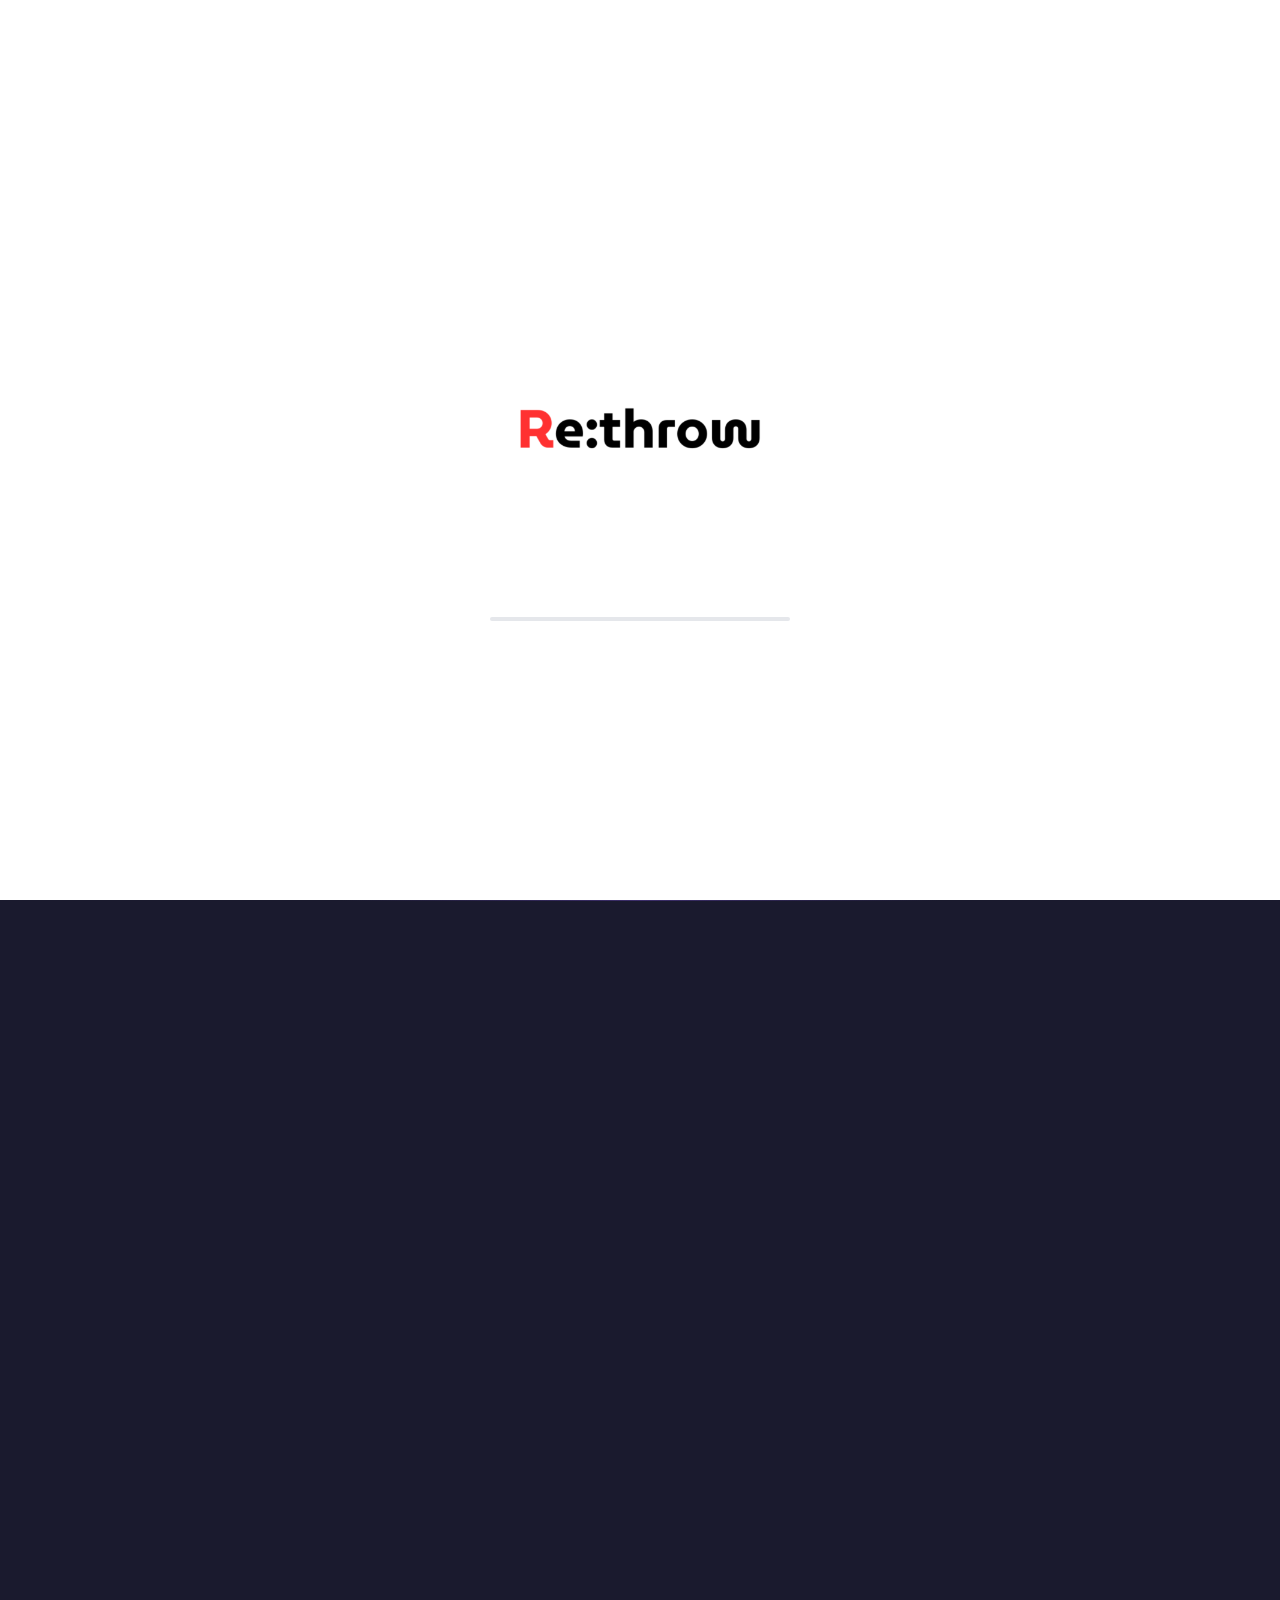
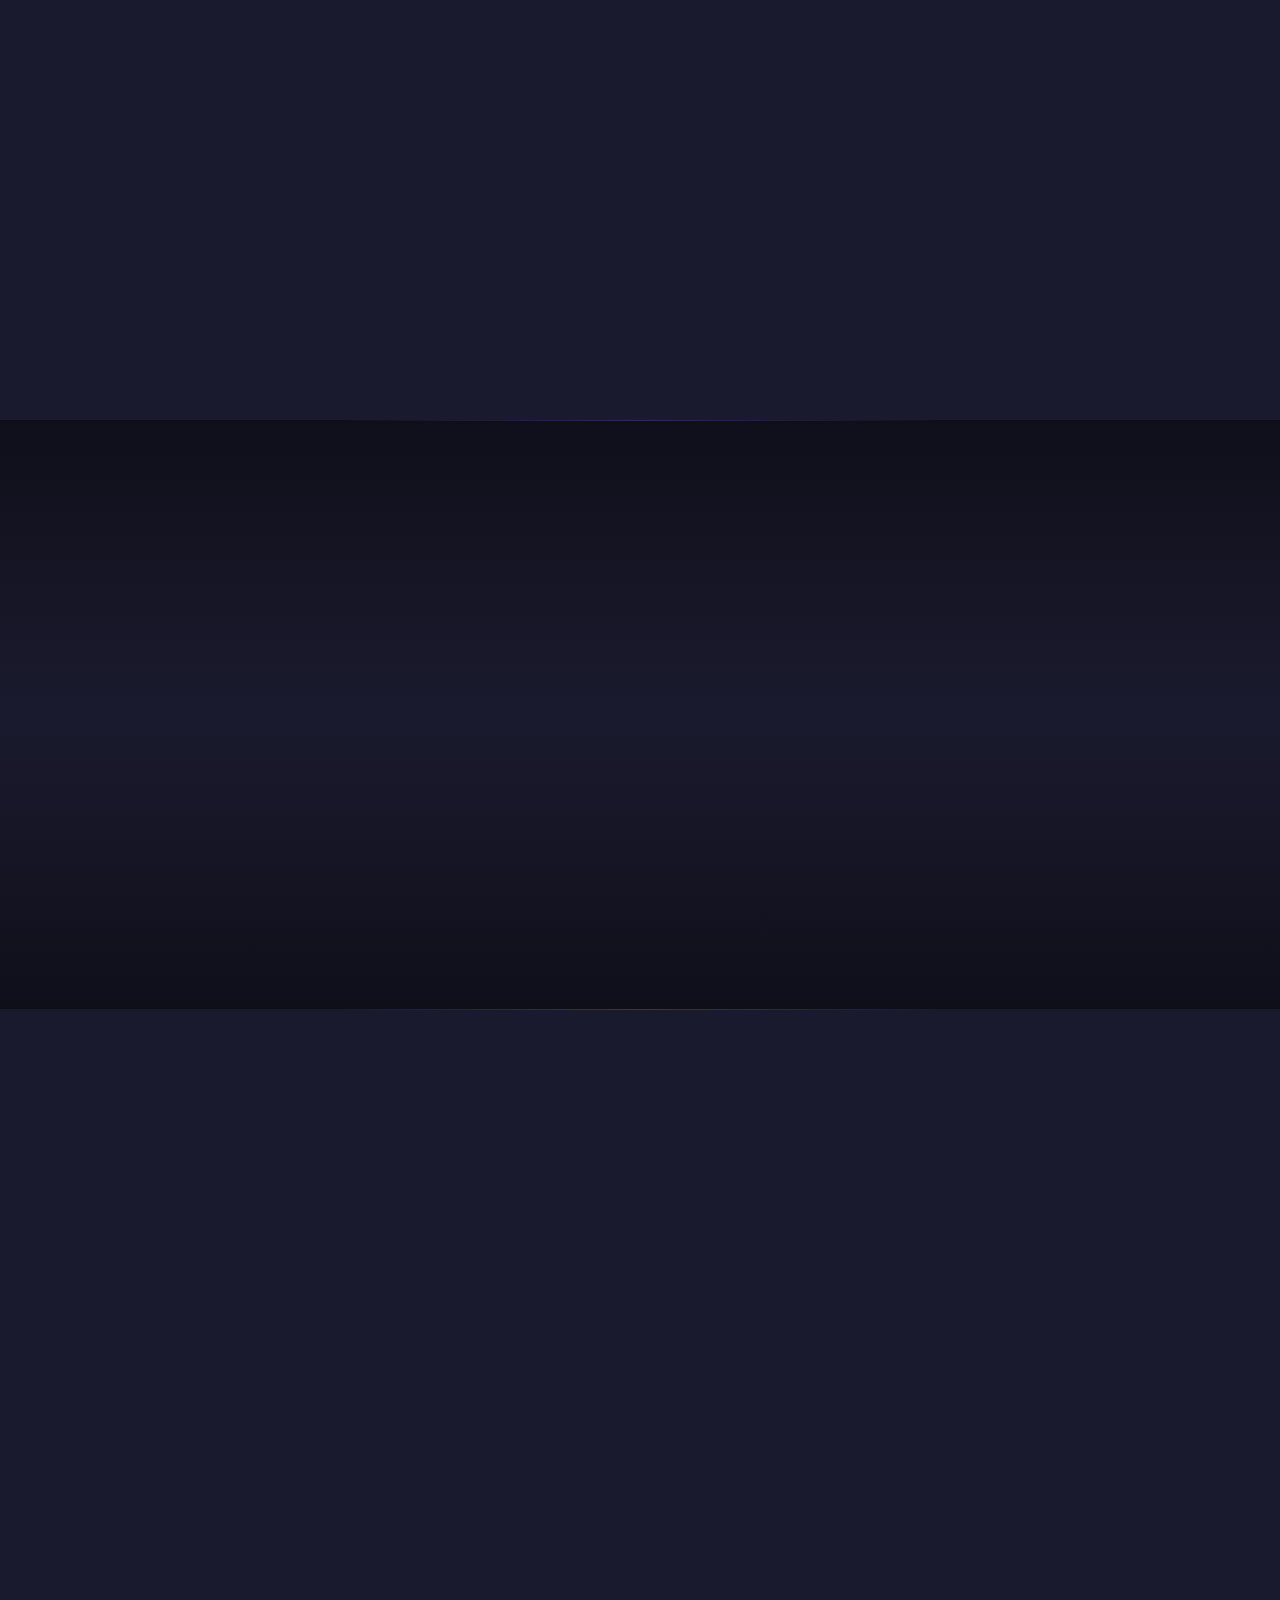
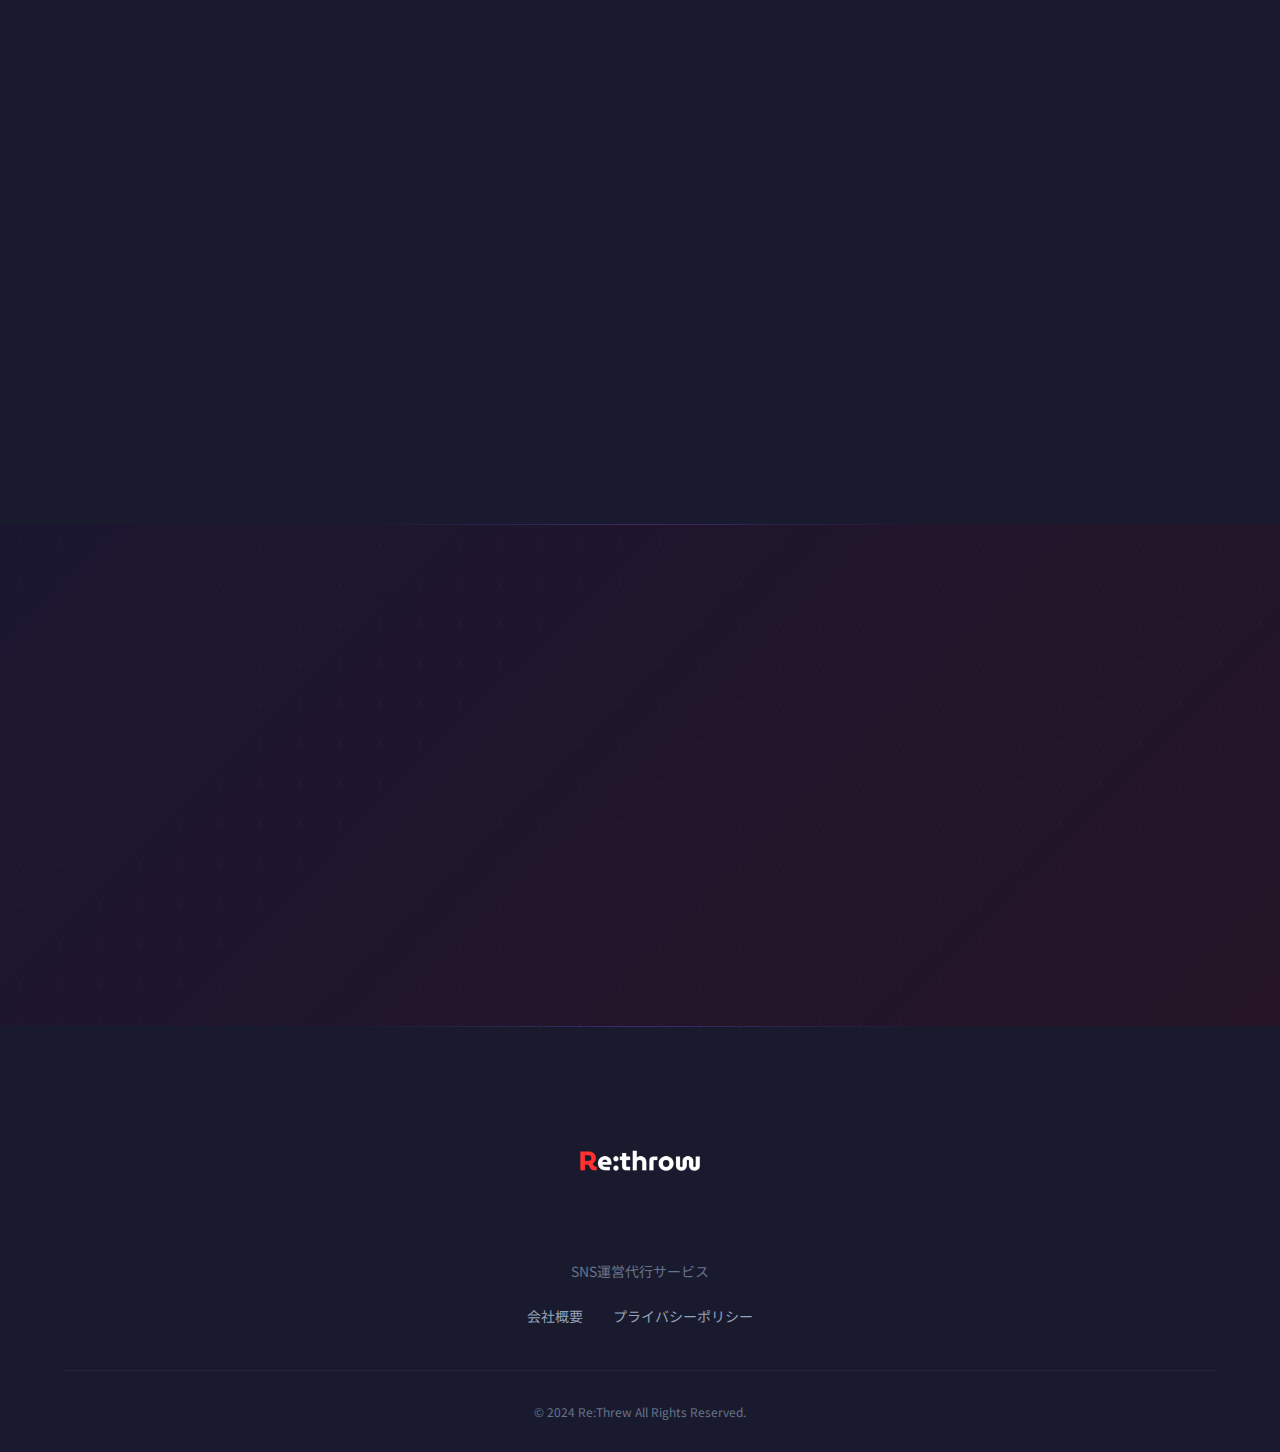
<file: index.html>
<!DOCTYPE html>
<html lang="ja">
<head>
    <meta charset="UTF-8">
    <meta name="viewport" content="width=device-width, initial-scale=1.0">
    <title>Re:Threw リスルー | SNS運営代行サービス</title>
    <meta name="description" content="Re:Threwは店舗のSNS運営を完全サポート。スケジュール更新、投稿代行、画像作成まで全てお任せください。">
    <link rel="preconnect" href="https://fonts.googleapis.com">
    <link rel="preconnect" href="https://fonts.gstatic.com" crossorigin>
    <link href="https://fonts.googleapis.com/css2?family=Noto+Sans+JP:wght@300;400;500;700;900&family=Outfit:wght@300;400;500;600;700;800&display=swap" rel="stylesheet">
    <link rel="stylesheet" href="css/style.css">
    <link rel="stylesheet" href="css/subpage.css">
</head>
<body>
    <!-- ローディング画面 -->
    <div class="loader">
        <div class="loader-content">
            <div class="loader-logo">
                <img src="image/ReThrew_3.png" alt="Re:Threw" class="loader-logo-img">
            </div>
            <div class="loader-bar">
                <div class="loader-progress"></div>
            </div>
        </div>
    </div>

    <!-- ヘッダー -->
    <header class="header">
        <div class="header-inner">
            <a href="#" class="logo">
                <img src="image/ReThrew_2.png" alt="Re:Threw" class="logo-img">
            </a>
            <nav class="nav">
                <ul class="nav-list">
                    <li><a href="#service">SERVICE</a></li>
                    <li><a href="#features">FEATURES</a></li>
                    <li><a href="#price">PRICE</a></li>
                    <li><a href="company.html">COMPANY</a></li>
                    <li><a href="#contact" class="nav-cta">お問い合わせ</a></li>
                </ul>
            </nav>
            <button class="hamburger" aria-label="メニュー">
                <span></span>
                <span></span>
                <span></span>
            </button>
        </div>
    </header>

    <!-- モバイルメニュー -->
    <div class="mobile-menu">
        <nav class="mobile-nav">
            <ul class="mobile-nav-list">
                <li><a href="#service">SERVICE</a></li>
                <li><a href="#features">FEATURES</a></li>
                <li><a href="#price">PRICE</a></li>
                <li><a href="company.html">COMPANY</a></li>
                <li><a href="#contact">CONTACT</a></li>
            </ul>
        </nav>
    </div>

    <!-- ヒーローセクション -->
    <section class="hero">
        <div class="hero-bg">
            <div class="hero-image">
                <img src="image/ReThrew.png" alt="Re:Threw">
            </div>
        </div>
    </section>

    <!-- サービス概要 -->
    <section class="service" id="service">
        <div class="container">
            <div class="section-header" data-aos="fade-up">
                <span class="section-label">SERVICE</span>
                <h2 class="section-title">
                    SNS運営に関わる<br>
                    <span class="gradient-text">全ての業務</span>を代行
                </h2>
            </div>
            <div class="service-content">
                <div class="service-visual" data-aos="fade-right">
                    <div class="service-phone">
                        <div class="phone-screen">
                            <div class="phone-ui">
                                <div class="phone-header">
                                    <div class="phone-avatar"></div>
                                    <div class="phone-name">@your_account</div>
                                </div>
                                <div class="phone-post">
                                    <div class="phone-image"></div>
                                    <div class="phone-actions">
                                        <div class="phone-action-icon"></div>
                                        <div class="phone-action-icon"></div>
                                        <div class="phone-action-icon"></div>
                                    </div>
                                    <div class="phone-likes">♥ 1,234 いいね</div>
                                    <div class="phone-caption"></div>
                                </div>
                            </div>
                        </div>
                        <div class="phone-glow"></div>
                    </div>
                    <div class="service-stats">
                        <div class="stat-card" data-aos="zoom-in" data-aos-delay="200">
                            <div class="stat-number" data-count="100">0</div>
                            <div class="stat-unit">%</div>
                            <div class="stat-label">業務代行</div>
                        </div>
                        <div class="stat-card" data-aos="zoom-in" data-aos-delay="300">
                            <div class="stat-number" data-count="365">0</div>
                            <div class="stat-unit">日</div>
                            <div class="stat-label">年中対応</div>
                        </div>
                    </div>
                </div>
                <div class="service-list" data-aos="fade-left">
                    <div class="service-item">
                        <div class="service-item-icon">
                            <svg viewBox="0 0 24 24" fill="none" xmlns="http://www.w3.org/2000/svg">
                                <path d="M22 10V15C22 20 20 22 15 22H9C4 22 2 20 2 15V9C2 4 4 2 9 2H14" stroke="currentColor" stroke-width="1.5" stroke-linecap="round" stroke-linejoin="round"/>
                                <path d="M22 10H18C15 10 14 9 14 6V2L22 10Z" stroke="currentColor" stroke-width="1.5" stroke-linecap="round" stroke-linejoin="round"/>
                            </svg>
                        </div>
                        <div class="service-item-content">
                            <h3>アカウント運用全般</h3>
                            <p>SNSアカウントに関わる全ての事案を代行。面倒な作業から解放されます。</p>
                        </div>
                    </div>
                    <div class="service-item">
                        <div class="service-item-icon">
                            <svg viewBox="0 0 24 24" fill="none" xmlns="http://www.w3.org/2000/svg">
                                <path d="M8 2V5M16 2V5M3.5 9.09H20.5M21 8.5V17C21 20 19.5 22 16 22H8C4.5 22 3 20 3 17V8.5C3 5.5 4.5 3.5 8 3.5H16C19.5 3.5 21 5.5 21 8.5Z" stroke="currentColor" stroke-width="1.5" stroke-linecap="round" stroke-linejoin="round"/>
                            </svg>
                        </div>
                        <div class="service-item-content">
                            <h3>スケジュール更新</h3>
                            <p>出勤情報やシフトをリアルタイムで更新。お客様への情報発信を逃しません。</p>
                        </div>
                    </div>
                    <div class="service-item">
                        <div class="service-item-icon">
                            <svg viewBox="0 0 24 24" fill="none" xmlns="http://www.w3.org/2000/svg">
                                <path d="M3.9889 14.6604L2.46891 13.1404C1.84891 12.5204 1.84891 11.5004 2.46891 10.8804L3.9889 9.36039C4.2489 9.10039 4.4589 8.59039 4.4589 8.23039V6.08039C4.4589 5.20039 5.1789 4.48039 6.0589 4.48039H8.2089C8.5689 4.48039 9.0789 4.27039 9.3389 4.01039L10.8589 2.49039C11.4789 1.87039 12.4989 1.87039 13.1189 2.49039L14.6389 4.01039C14.8989 4.27039 15.4089 4.48039 15.7689 4.48039H17.9189C18.7989 4.48039 19.5189 5.20039 19.5189 6.08039V8.23039C19.5189 8.59039 19.7289 9.10039 19.9889 9.36039L21.5089 10.8804C22.1289 11.5004 22.1289 12.5204 21.5089 13.1404L19.9889 14.6604C19.7289 14.9204 19.5189 15.4304 19.5189 15.7904V17.9404C19.5189 18.8204 18.7989 19.5404 17.9189 19.5404H15.7689C15.4089 19.5404 14.8989 19.7504 14.6389 20.0104L13.1189 21.5304C12.4989 22.1504 11.4789 22.1504 10.8589 21.5304L9.3389 20.0104C9.0789 19.7504 8.5689 19.5404 8.2089 19.5404H6.0589C5.1789 19.5404 4.4589 18.8204 4.4589 17.9404V15.7904C4.4589 15.4204 4.2489 14.9104 3.9889 14.6604Z" stroke="currentColor" stroke-width="1.5" stroke-linecap="round" stroke-linejoin="round"/>
                                <path d="M9 15L15 9M9.2 9.7C9.2 10.31 8.71 10.8 8.1 10.8C7.49 10.8 7 10.31 7 9.7C7 9.09 7.49 8.6 8.1 8.6C8.71 8.6 9.2 9.09 9.2 9.7ZM17 14.3C17 14.91 16.51 15.4 15.9 15.4C15.29 15.4 14.8 14.91 14.8 14.3C14.8 13.69 15.29 13.2 15.9 13.2C16.51 13.2 17 13.69 17 14.3Z" stroke="currentColor" stroke-width="1.5" stroke-linecap="round" stroke-linejoin="round"/>
                            </svg>
                        </div>
                        <div class="service-item-content">
                            <h3>キャンペーン情報更新</h3>
                            <p>イベントやキャンペーン情報を効果的に発信。集客力アップに貢献します。</p>
                        </div>
                    </div>
                    <div class="service-item">
                        <div class="service-item-icon">
                            <svg viewBox="0 0 24 24" fill="none" xmlns="http://www.w3.org/2000/svg">
                                <path d="M8.5 19H8C4 19 2 18 2 13V8C2 4 4 2 8 2H16C20 2 22 4 22 8V13C22 17 20 19 16 19H15.5C15.19 19 14.89 19.15 14.7 19.4L13.2 21.4C12.54 22.28 11.46 22.28 10.8 21.4L9.3 19.4C9.14 19.18 8.77 19 8.5 19Z" stroke="currentColor" stroke-width="1.5" stroke-linecap="round" stroke-linejoin="round"/>
                                <path d="M7 8H17M7 13H13" stroke="currentColor" stroke-width="1.5" stroke-linecap="round" stroke-linejoin="round"/>
                            </svg>
                        </div>
                        <div class="service-item-content">
                            <h3>日々の投稿</h3>
                            <p>毎日のコンテンツ投稿を代行。継続的な発信でフォロワーを増やします。</p>
                        </div>
                    </div>
                    <div class="service-item">
                        <div class="service-item-icon">
                            <svg viewBox="0 0 24 24" fill="none" xmlns="http://www.w3.org/2000/svg">
                                <path d="M9 22H15C20 22 22 20 22 15V9C22 4 20 2 15 2H9C4 2 2 4 2 9V15C2 20 4 22 9 22Z" stroke="currentColor" stroke-width="1.5" stroke-linecap="round" stroke-linejoin="round"/>
                                <path d="M9 10C10.1046 10 11 9.10457 11 8C11 6.89543 10.1046 6 9 6C7.89543 6 7 6.89543 7 8C7 9.10457 7.89543 10 9 10Z" stroke="currentColor" stroke-width="1.5" stroke-linecap="round" stroke-linejoin="round"/>
                                <path d="M2.67 18.95L7.6 15.64C8.39 15.11 9.53 15.17 10.24 15.78L10.57 16.07C11.35 16.74 12.61 16.74 13.39 16.07L17.55 12.5C18.33 11.83 19.59 11.83 20.37 12.5L22 13.9" stroke="currentColor" stroke-width="1.5" stroke-linecap="round" stroke-linejoin="round"/>
                            </svg>
                        </div>
                        <div class="service-item-content">
                            <h3>ヘッダー・サムネイル作成</h3>
                            <p>目を引くビジュアルを制作。プロクオリティの画像でブランド力を向上。</p>
                        </div>
                    </div>
                </div>
            </div>
        </div>
    </section>

    <!-- 特徴セクション -->
    <section class="features" id="features">
        <div class="features-bg">
            <div class="features-gradient"></div>
        </div>
        <div class="container">
            <div class="section-header" data-aos="fade-up">
                <span class="section-label">FEATURES</span>
                <h2 class="section-title">
                    選ばれる<span class="gradient-text">3つの理由</span>
                </h2>
            </div>
            <div class="features-grid">
                <div class="feature-card" data-aos="fade-up" data-aos-delay="100">
                    <div class="feature-number">01</div>
                    <div class="feature-icon">
                        <svg viewBox="0 0 24 24" fill="none" xmlns="http://www.w3.org/2000/svg">
                            <path d="M12 22C17.5228 22 22 17.5228 22 12C22 6.47715 17.5228 2 12 2C6.47715 2 2 6.47715 2 12C2 17.5228 6.47715 22 12 22Z" stroke="currentColor" stroke-width="1.5"/>
                            <path d="M12 8V12L14.5 14.5" stroke="currentColor" stroke-width="1.5" stroke-linecap="round" stroke-linejoin="round"/>
                        </svg>
                    </div>
                    <h3 class="feature-title">時間の節約</h3>
                    <p class="feature-desc">SNS運営にかかる時間を全て削減。本業に集中できる環境を提供します。</p>
                    <div class="feature-line"></div>
                </div>
                <div class="feature-card" data-aos="fade-up" data-aos-delay="200">
                    <div class="feature-number">02</div>
                    <div class="feature-icon">
                        <svg viewBox="0 0 24 24" fill="none" xmlns="http://www.w3.org/2000/svg">
                            <path d="M9.5 13.75C9.5 14.72 10.25 15.5 11.17 15.5H13.05C13.85 15.5 14.5 14.82 14.5 13.97C14.5 13.06 14.1 12.73 13.51 12.52L10.5 11.47C9.91 11.26 9.51 10.94 9.51 10.02C9.51 9.18 10.16 8.49 10.96 8.49H12.84C13.76 8.49 14.51 9.27 14.51 10.24" stroke="currentColor" stroke-width="1.5" stroke-linecap="round" stroke-linejoin="round"/>
                            <path d="M12 7.5V16.5" stroke="currentColor" stroke-width="1.5" stroke-linecap="round" stroke-linejoin="round"/>
                            <path d="M12 22C17.5228 22 22 17.5228 22 12C22 6.47715 17.5228 2 12 2C6.47715 2 2 6.47715 2 12C2 17.5228 6.47715 22 12 22Z" stroke="currentColor" stroke-width="1.5"/>
                        </svg>
                    </div>
                    <h3 class="feature-title">コストパフォーマンス</h3>
                    <p class="feature-desc">専任スタッフを雇うより圧倒的に低コスト。月額10万円〜で全て対応。</p>
                    <div class="feature-line"></div>
                </div>
                <div class="feature-card" data-aos="fade-up" data-aos-delay="300">
                    <div class="feature-number">03</div>
                    <div class="feature-icon">
                        <svg viewBox="0 0 24 24" fill="none" xmlns="http://www.w3.org/2000/svg">
                            <path d="M8.67 14H4C2.9 14 2 14.9 2 16V22H8.67V14Z" stroke="currentColor" stroke-width="1.5" stroke-miterlimit="10" stroke-linecap="round" stroke-linejoin="round"/>
                            <path d="M13.33 10H10.66C9.56 10 8.66 10.9 8.66 12V22H15.33V12C15.33 10.9 14.44 10 13.33 10Z" stroke="currentColor" stroke-width="1.5" stroke-miterlimit="10" stroke-linecap="round" stroke-linejoin="round"/>
                            <path d="M20 17H15.33V22H22V19C22 17.9 21.1 17 20 17Z" stroke="currentColor" stroke-width="1.5" stroke-miterlimit="10" stroke-linecap="round" stroke-linejoin="round"/>
                            <path d="M12.52 2.07L13.05 3.13C13.12 3.28 13.31 3.42 13.47 3.45L14.43 3.61C15.04 3.71 15.19 4.16 14.75 4.59L14 5.35C13.87 5.48 13.8 5.74 13.84 5.92L14.05 6.84C14.22 7.57 13.83 7.87 13.19 7.51L12.29 6.98C12.13 6.89 11.86 6.89 11.7 6.98L10.8 7.51C10.16 7.88 9.77 7.57 9.94 6.84L10.15 5.92C10.19 5.74 10.12 5.48 9.99 5.35L9.25 4.6C8.81 4.16 8.95 3.71 9.57 3.62L10.53 3.46C10.69 3.43 10.88 3.29 10.95 3.14L11.48 2.08C11.77 1.5 12.23 1.5 12.52 2.07Z" stroke="currentColor" stroke-width="1.5" stroke-linecap="round" stroke-linejoin="round"/>
                        </svg>
                    </div>
                    <h3 class="feature-title">専門知識</h3>
                    <p class="feature-desc">業界に精通したスタッフが対応。効果的な運営ノウハウを活かします。</p>
                    <div class="feature-line"></div>
                </div>
            </div>
        </div>
    </section>

    <!-- 料金セクション -->
    <section class="price" id="price">
        <div class="container">
            <div class="section-header" data-aos="fade-up">
                <span class="section-label">PRICE</span>
                <h2 class="section-title">
                    シンプルな<span class="gradient-text">料金プラン</span>
                </h2>
            </div>
            <div class="price-card" data-aos="zoom-in">
                <div class="price-glow"></div>
                <div class="price-header">
                    <span class="price-label">月額</span>
                    <div class="price-amount">
                        <span class="price-currency">¥</span>
                        <span class="price-number">100,000</span>
                        <span class="price-unit">〜</span>
                    </div>
                    <span class="price-tax">税別</span>
                </div>
                <div class="price-divider">
                    <span>含まれるサービス</span>
                </div>
                <ul class="price-features">
                    <li>
                        <svg viewBox="0 0 24 24" fill="none">
                            <path d="M9 12L11 14L15 10" stroke="currentColor" stroke-width="2" stroke-linecap="round" stroke-linejoin="round"/>
                            <circle cx="12" cy="12" r="10" stroke="currentColor" stroke-width="1.5"/>
                        </svg>
                        <span>アカウント運用全般の代行</span>
                    </li>
                    <li>
                        <svg viewBox="0 0 24 24" fill="none">
                            <path d="M9 12L11 14L15 10" stroke="currentColor" stroke-width="2" stroke-linecap="round" stroke-linejoin="round"/>
                            <circle cx="12" cy="12" r="10" stroke="currentColor" stroke-width="1.5"/>
                        </svg>
                        <span>スケジュール更新</span>
                    </li>
                    <li>
                        <svg viewBox="0 0 24 24" fill="none">
                            <path d="M9 12L11 14L15 10" stroke="currentColor" stroke-width="2" stroke-linecap="round" stroke-linejoin="round"/>
                            <circle cx="12" cy="12" r="10" stroke="currentColor" stroke-width="1.5"/>
                        </svg>
                        <span>キャンペーン情報更新</span>
                    </li>
                    <li>
                        <svg viewBox="0 0 24 24" fill="none">
                            <path d="M9 12L11 14L15 10" stroke="currentColor" stroke-width="2" stroke-linecap="round" stroke-linejoin="round"/>
                            <circle cx="12" cy="12" r="10" stroke="currentColor" stroke-width="1.5"/>
                        </svg>
                        <span>日々の投稿代行</span>
                    </li>
                    <li>
                        <svg viewBox="0 0 24 24" fill="none">
                            <path d="M9 12L11 14L15 10" stroke="currentColor" stroke-width="2" stroke-linecap="round" stroke-linejoin="round"/>
                            <circle cx="12" cy="12" r="10" stroke="currentColor" stroke-width="1.5"/>
                        </svg>
                        <span>ヘッダー・サムネイル画像作成</span>
                    </li>
                </ul>
                <a href="#contact" class="btn btn-primary btn-large">
                    <span>無料相談する</span>
                    <svg class="btn-arrow" viewBox="0 0 24 24" fill="none">
                        <path d="M5 12H19M19 12L12 5M19 12L12 19" stroke="currentColor" stroke-width="2" stroke-linecap="round" stroke-linejoin="round"/>
                    </svg>
                </a>
                <p class="price-note">※ ご要望に応じてカスタマイズ可能です</p>
            </div>
        </div>
    </section>

    <!-- CTAセクション -->
    <section class="cta" id="contact">
        <div class="cta-bg">
            <div class="cta-gradient"></div>
            <div class="cta-pattern"></div>
        </div>
        <div class="container">
            <h2 class="cta-main-title" data-aos="fade-up">LINEで相談する</h2>
            <div class="line-contact" data-aos="fade-up">
                <div class="line-contact-left">
                    <div class="line-icon-box">
                        <svg class="line-logo" viewBox="0 0 24 24" fill="#06C755">
                            <path d="M19.365 9.863c.349 0 .63.285.63.631 0 .345-.281.63-.63.63H17.61v1.125h1.755c.349 0 .63.283.63.63 0 .344-.281.629-.63.629h-2.386c-.345 0-.627-.285-.627-.629V8.108c0-.345.282-.63.627-.63h2.386c.349 0 .63.285.63.63 0 .349-.281.63-.63.63H17.61v1.125h1.755zm-3.855 3.016c0 .27-.174.51-.432.596-.064.021-.133.031-.199.031-.211 0-.391-.09-.51-.25l-2.443-3.317v2.94c0 .344-.279.629-.631.629-.346 0-.626-.285-.626-.629V8.108c0-.27.173-.51.43-.595.06-.023.136-.033.194-.033.195 0 .375.104.495.254l2.462 3.33V8.108c0-.345.282-.63.63-.63.345 0 .63.285.63.63v4.771zm-5.741 0c0 .344-.282.629-.631.629-.345 0-.627-.285-.627-.629V8.108c0-.345.282-.63.627-.63.349 0 .631.285.631.63v4.771zm-2.466.629H4.917c-.345 0-.63-.285-.63-.629V8.108c0-.345.285-.63.63-.63.348 0 .63.285.63.63v4.141h1.756c.348 0 .629.283.629.63 0 .344-.281.629-.629.629M24 10.314C24 4.943 18.615.572 12 .572S0 4.943 0 10.314c0 4.811 4.27 8.842 10.035 9.608.391.082.923.258 1.058.59.12.301.079.766.038 1.08l-.164 1.02c-.045.301-.24 1.186 1.049.645 1.291-.539 6.916-4.078 9.436-6.975C23.176 14.393 24 12.458 24 10.314"/>
                        </svg>
                        <p class="line-icon-text">お気軽にご相談ください</p>
                    </div>
                </div>
                <div class="line-contact-right">
                    <ol class="line-steps">
                        <li>下記よりLINEを追加する</li>
                        <li>友だち追加</li>
                        <li>トークで気軽にご相談</li>
                    </ol>
                    <p class="line-privacy">
                        <a href="privacy.html">プライバシーポリシー</a>を確認の上、ご送信ください。
                    </p>
                    <a href="https://line.me/R/ti/p/@648acqfx" target="_blank" rel="noopener noreferrer" class="btn-line">
                        <svg class="line-btn-icon" viewBox="0 0 24 24" fill="#FFFFFF">
                            <path d="M19.365 9.863c.349 0 .63.285.63.631 0 .345-.281.63-.63.63H17.61v1.125h1.755c.349 0 .63.283.63.63 0 .344-.281.629-.63.629h-2.386c-.345 0-.627-.285-.627-.629V8.108c0-.345.282-.63.627-.63h2.386c.349 0 .63.285.63.63 0 .349-.281.63-.63.63H17.61v1.125h1.755zm-3.855 3.016c0 .27-.174.51-.432.596-.064.021-.133.031-.199.031-.211 0-.391-.09-.51-.25l-2.443-3.317v2.94c0 .344-.279.629-.631.629-.346 0-.626-.285-.626-.629V8.108c0-.27.173-.51.43-.595.06-.023.136-.033.194-.033.195 0 .375.104.495.254l2.462 3.33V8.108c0-.345.282-.63.63-.63.345 0 .63.285.63.63v4.771zm-5.741 0c0 .344-.282.629-.631.629-.345 0-.627-.285-.627-.629V8.108c0-.345.282-.63.627-.63.349 0 .631.285.631.63v4.771zm-2.466.629H4.917c-.345 0-.63-.285-.63-.629V8.108c0-.345.285-.63.63-.63.348 0 .63.285.63.63v4.141h1.756c.348 0 .629.283.629.63 0 .344-.281.629-.629.629M24 10.314C24 4.943 18.615.572 12 .572S0 4.943 0 10.314c0 4.811 4.27 8.842 10.035 9.608.391.082.923.258 1.058.59.12.301.079.766.038 1.08l-.164 1.02c-.045.301-.24 1.186 1.049.645 1.291-.539 6.916-4.078 9.436-6.975C23.176 14.393 24 12.458 24 10.314"/>
                        </svg>
                        <span>LINEで相談</span>
                    </a>
                </div>
            </div>
        </div>
    </section>

    <!-- フッター -->
    <footer class="footer">
        <div class="container">
            <div class="footer-content">
                <div class="footer-logo">
                    <img src="image/ReThrew_2.png" alt="Re:Threw" class="footer-logo-img">
                </div>
                <p class="footer-desc">SNS運営代行サービス</p>
                <div class="footer-links">
                    <a href="company.html">会社概要</a>
                    <a href="privacy.html">プライバシーポリシー</a>
                </div>
            </div>
            <div class="footer-bottom">
                <p class="copyright">&copy; 2024 Re:Threw All Rights Reserved.</p>
            </div>
        </div>
    </footer>

    <script src="js/script.js"></script>
</body>
</html>
</file>
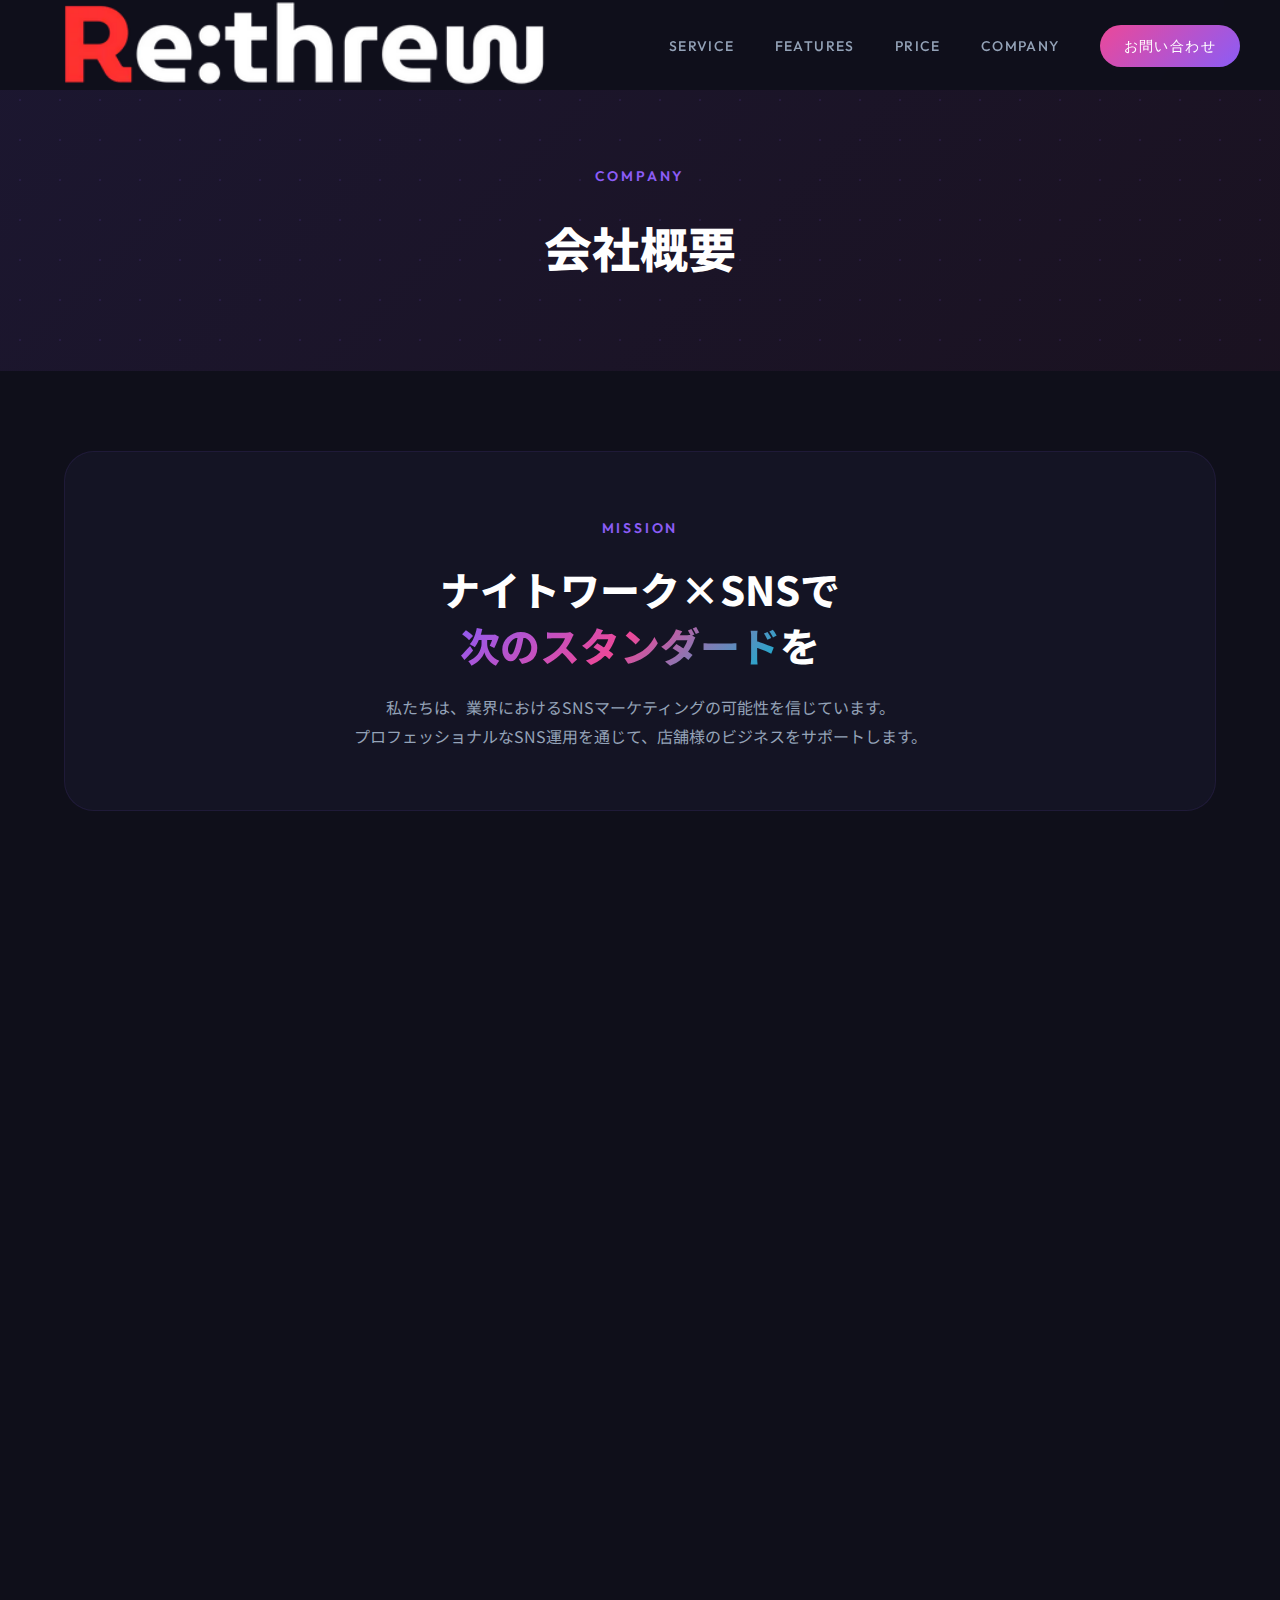
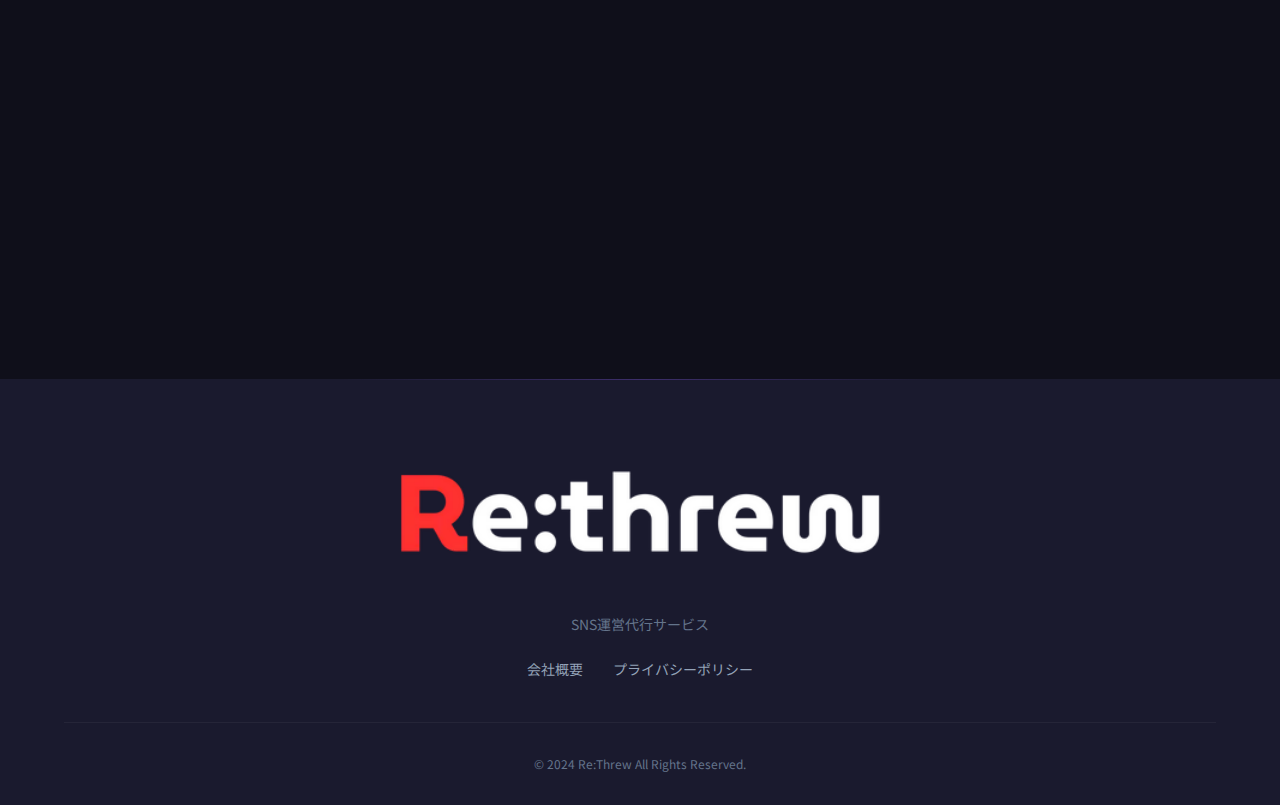
<file: company.html>
<!DOCTYPE html>
<html lang="ja">
<head>
    <meta charset="UTF-8">
    <meta name="viewport" content="width=device-width, initial-scale=1.0">
    <title>会社概要 | Re:Threw リスルー</title>
    <meta name="description" content="Re:Threw（リスルー）の会社概要ページです。SNS運営代行サービスを提供しています。">

    <!-- OGP設定 -->
    <meta property="og:site_name" content="Re:threw（リスルー）">
    <meta property="og:title" content="会社概要 | Re:Threw リスルー">
    <meta property="og:description" content="Re:Threw（リスルー）の会社概要ページです。SNS運営代行サービスを提供しています。">
    <meta property="og:type" content="website">
    <meta property="og:url" content="https://re-threw.vercel.app/company.html">
    <link rel="canonical" href="https://re-threw.vercel.app/company.html">
    <link rel="icon" type="image/png" href="image/ReThrew_favicon.png">
    <link rel="apple-touch-icon" href="image/ReThrew_favicon.png">

    <!-- 構造化データ -->
    <script type="application/ld+json">
    {
        "@context": "https://schema.org",
        "@type": "Organization",
        "name": "株式会社RED",
        "alternateName": "Re:threw（リスルー）",
        "url": "https://re-threw.vercel.app",
        "address": {
            "@type": "PostalAddress",
            "postalCode": "530-0001",
            "addressRegion": "大阪府",
            "addressLocality": "大阪市北区",
            "streetAddress": "梅田1丁目1番3号 大阪駅前第3ビル29F 1-1-1号室"
        },
        "foundingDate": "2024"
    }
    </script>

    <link rel="preconnect" href="https://fonts.googleapis.com">
    <link rel="preconnect" href="https://fonts.gstatic.com" crossorigin>
    <link href="https://fonts.googleapis.com/css2?family=Noto+Sans+JP:wght@300;400;500;700;900&family=Outfit:wght@300;400;500;600;700;800&display=swap" rel="stylesheet">
    <link rel="stylesheet" href="css/style.css">
    <link rel="stylesheet" href="css/subpage.css">
</head>
<body>
    <!-- ヘッダー -->
    <header class="header header-dark">
        <div class="header-inner">
            <a href="index.html" class="logo">
                <img src="image/ReThrew_2.webp" alt="Re:Threw - SNS運営代行サービス" class="logo-img">
            </a>
            <nav class="nav">
                <ul class="nav-list">
                    <li><a href="index.html#service">SERVICE</a></li>
                    <li><a href="index.html#features">FEATURES</a></li>
                    <li><a href="index.html#price">PRICE</a></li>
                    <li><a href="company.html">COMPANY</a></li>
                    <li><a href="index.html#contact" class="nav-cta">お問い合わせ</a></li>
                </ul>
            </nav>
            <button class="hamburger" aria-label="メニュー">
                <span></span>
                <span></span>
                <span></span>
            </button>
        </div>
    </header>

    <!-- モバイルメニュー -->
    <div class="mobile-menu">
        <nav class="mobile-nav">
            <ul class="mobile-nav-list">
                <li><a href="index.html#service">SERVICE</a></li>
                <li><a href="index.html#features">FEATURES</a></li>
                <li><a href="index.html#price">PRICE</a></li>
                <li><a href="company.html">COMPANY</a></li>
                <li><a href="index.html#contact">CONTACT</a></li>
            </ul>
        </nav>
    </div>

    <!-- ページヘッダー -->
    <section class="page-header">
        <div class="page-header-bg"></div>
        <div class="container">
            <div class="page-header-content">
                <span class="page-label">COMPANY</span>
                <h1 class="page-title">会社概要</h1>
            </div>
        </div>
    </section>

    <!-- 会社概要 -->
    <section class="company-section">
        <div class="container">
            <!-- ミッション -->
            <div class="mission-block" data-aos="fade-up">
                <div class="mission-content">
                    <span class="mission-label">MISSION</span>
                    <h2 class="mission-title">
                        ナイトワーク×SNSで<br>
                        <span class="gradient-text">次のスタンダード</span>を
                    </h2>
                    <p class="mission-desc">
                        私たちは、業界におけるSNSマーケティングの可能性を信じています。<br class="pc-only">
                        プロフェッショナルなSNS運用を通じて、店舗様のビジネスをサポートします。
                    </p>
                </div>
            </div>

            <!-- 会社情報テーブル -->
            <div class="company-info" data-aos="fade-up">
                <h3 class="info-title">Company Information</h3>
                <table class="info-table">
                    <tbody>
                        <tr>
                            <th>会社名</th>
                            <td>株式会社RED</td>
                        </tr>
                        <tr>
                            <th>設立</th>
                            <td>2024年</td>
                        </tr>
                        <tr>
                            <th>所在地</th>
                            <td>〒530-0001<br>大阪府大阪市北区梅田1丁目1番3号<br>大阪駅前第3ビル29F 1-1-1号室</td>
                        </tr>
                        <tr>
                            <th>事業内容</th>
                            <td>
                                <ul class="business-list">
                                    <li>SNS運用代行</li>
                                    <li>広告事業</li>
                                </ul>
                            </td>
                        </tr>
                    </tbody>
                </table>
            </div>

            <!-- 強み -->
            <div class="strengths" data-aos="fade-up">
                <h3 class="strengths-title">Our Strengths</h3>
                <div class="strengths-grid">
                    <div class="strength-card">
                        <div class="strength-icon">
                            <svg viewBox="0 0 24 24" fill="none" xmlns="http://www.w3.org/2000/svg">
                                <path d="M12 22C17.5228 22 22 17.5228 22 12C22 6.47715 17.5228 2 12 2C6.47715 2 2 6.47715 2 12C2 17.5228 6.47715 22 12 22Z" stroke="currentColor" stroke-width="1.5"/>
                                <path d="M8 12L10.5 14.5L16 9" stroke="currentColor" stroke-width="1.5" stroke-linecap="round" stroke-linejoin="round"/>
                            </svg>
                        </div>
                        <h4>業界特化の専門知識</h4>
                        <p>ナイトワーク業界に特化した戦略立案で、業界ならではのニーズに対応します。</p>
                    </div>
                    <div class="strength-card">
                        <div class="strength-icon">
                            <svg viewBox="0 0 24 24" fill="none" xmlns="http://www.w3.org/2000/svg">
                                <path d="M8.67 14H4C2.9 14 2 14.9 2 16V22H8.67V14Z" stroke="currentColor" stroke-width="1.5" stroke-miterlimit="10" stroke-linecap="round" stroke-linejoin="round"/>
                                <path d="M13.33 10H10.66C9.56 10 8.66 10.9 8.66 12V22H15.33V12C15.33 10.9 14.44 10 13.33 10Z" stroke="currentColor" stroke-width="1.5" stroke-miterlimit="10" stroke-linecap="round" stroke-linejoin="round"/>
                                <path d="M20 17H15.33V22H22V19C22 17.9 21.1 17 20 17Z" stroke="currentColor" stroke-width="1.5" stroke-miterlimit="10" stroke-linecap="round" stroke-linejoin="round"/>
                            </svg>
                        </div>
                        <h4>データドリブンな運用</h4>
                        <p>分析ツールを活用したデータに基づく運用で、確実な成果を実現します。</p>
                    </div>
                    <div class="strength-card">
                        <div class="strength-icon">
                            <svg viewBox="0 0 24 24" fill="none" xmlns="http://www.w3.org/2000/svg">
                                <path d="M17 18.43H13L8.54999 21.39C7.88999 21.83 7 21.36 7 20.56V18.43C4 18.43 2 16.43 2 13.43V7.42999C2 4.42999 4 2.42999 7 2.42999H17C20 2.42999 22 4.42999 22 7.42999V13.43C22 16.43 20 18.43 17 18.43Z" stroke="currentColor" stroke-width="1.5" stroke-miterlimit="10" stroke-linecap="round" stroke-linejoin="round"/>
                            </svg>
                        </div>
                        <h4>寄り添ったサポート</h4>
                        <p>お客様の状況に応じた柔軟な対応で、安心してお任せいただけます。</p>
                    </div>
                </div>
            </div>
        </div>
    </section>

    <!-- フッター -->
    <footer class="footer">
        <div class="container">
            <div class="footer-content">
                <div class="footer-logo">
                    <img src="image/ReThrew_2.webp" alt="Re:Threw - SNS運営代行サービス" class="footer-logo-img">
                </div>
                <p class="footer-desc">SNS運営代行サービス</p>
                <div class="footer-links">
                    <a href="company.html">会社概要</a>
                    <a href="privacy.html">プライバシーポリシー</a>
                </div>
            </div>
            <div class="footer-bottom">
                <p class="copyright">&copy; 2024 Re:Threw All Rights Reserved.</p>
            </div>
        </div>
    </footer>

    <script src="js/script.js"></script>
</body>
</html>
</file>
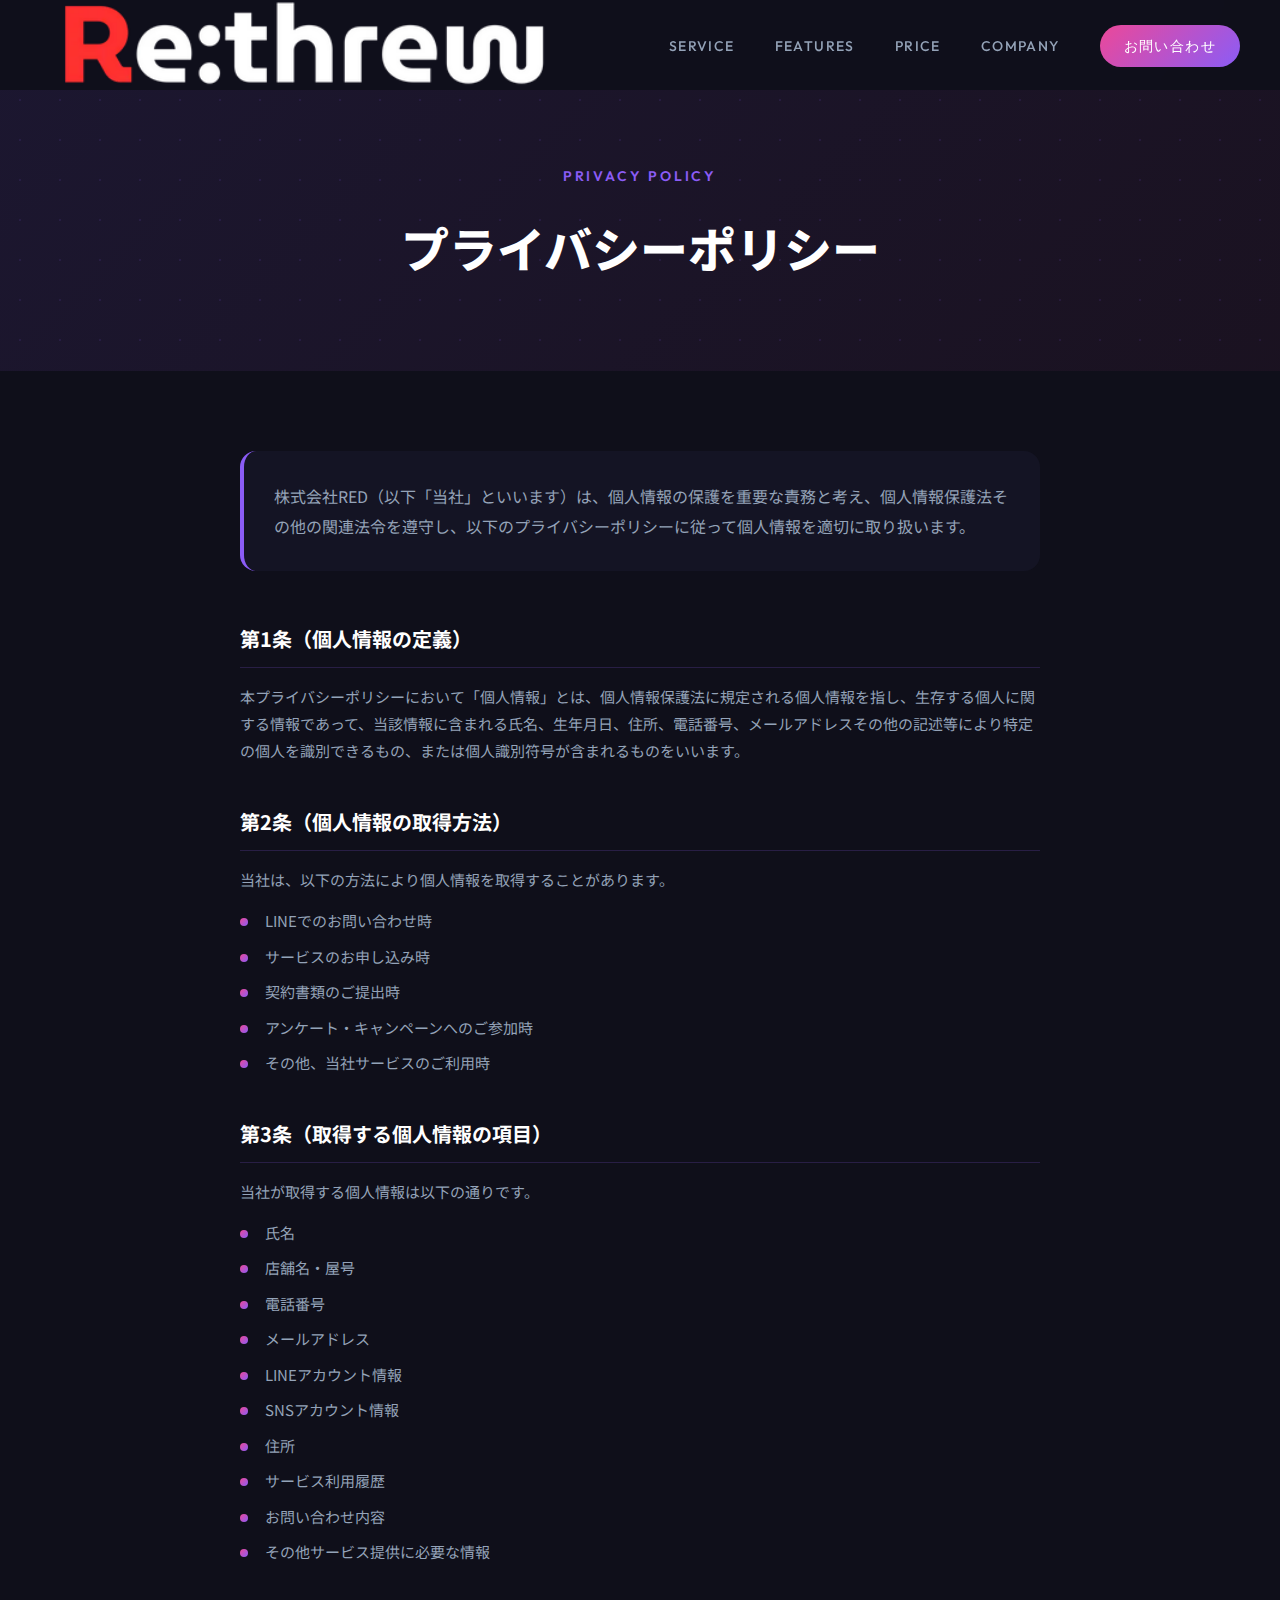
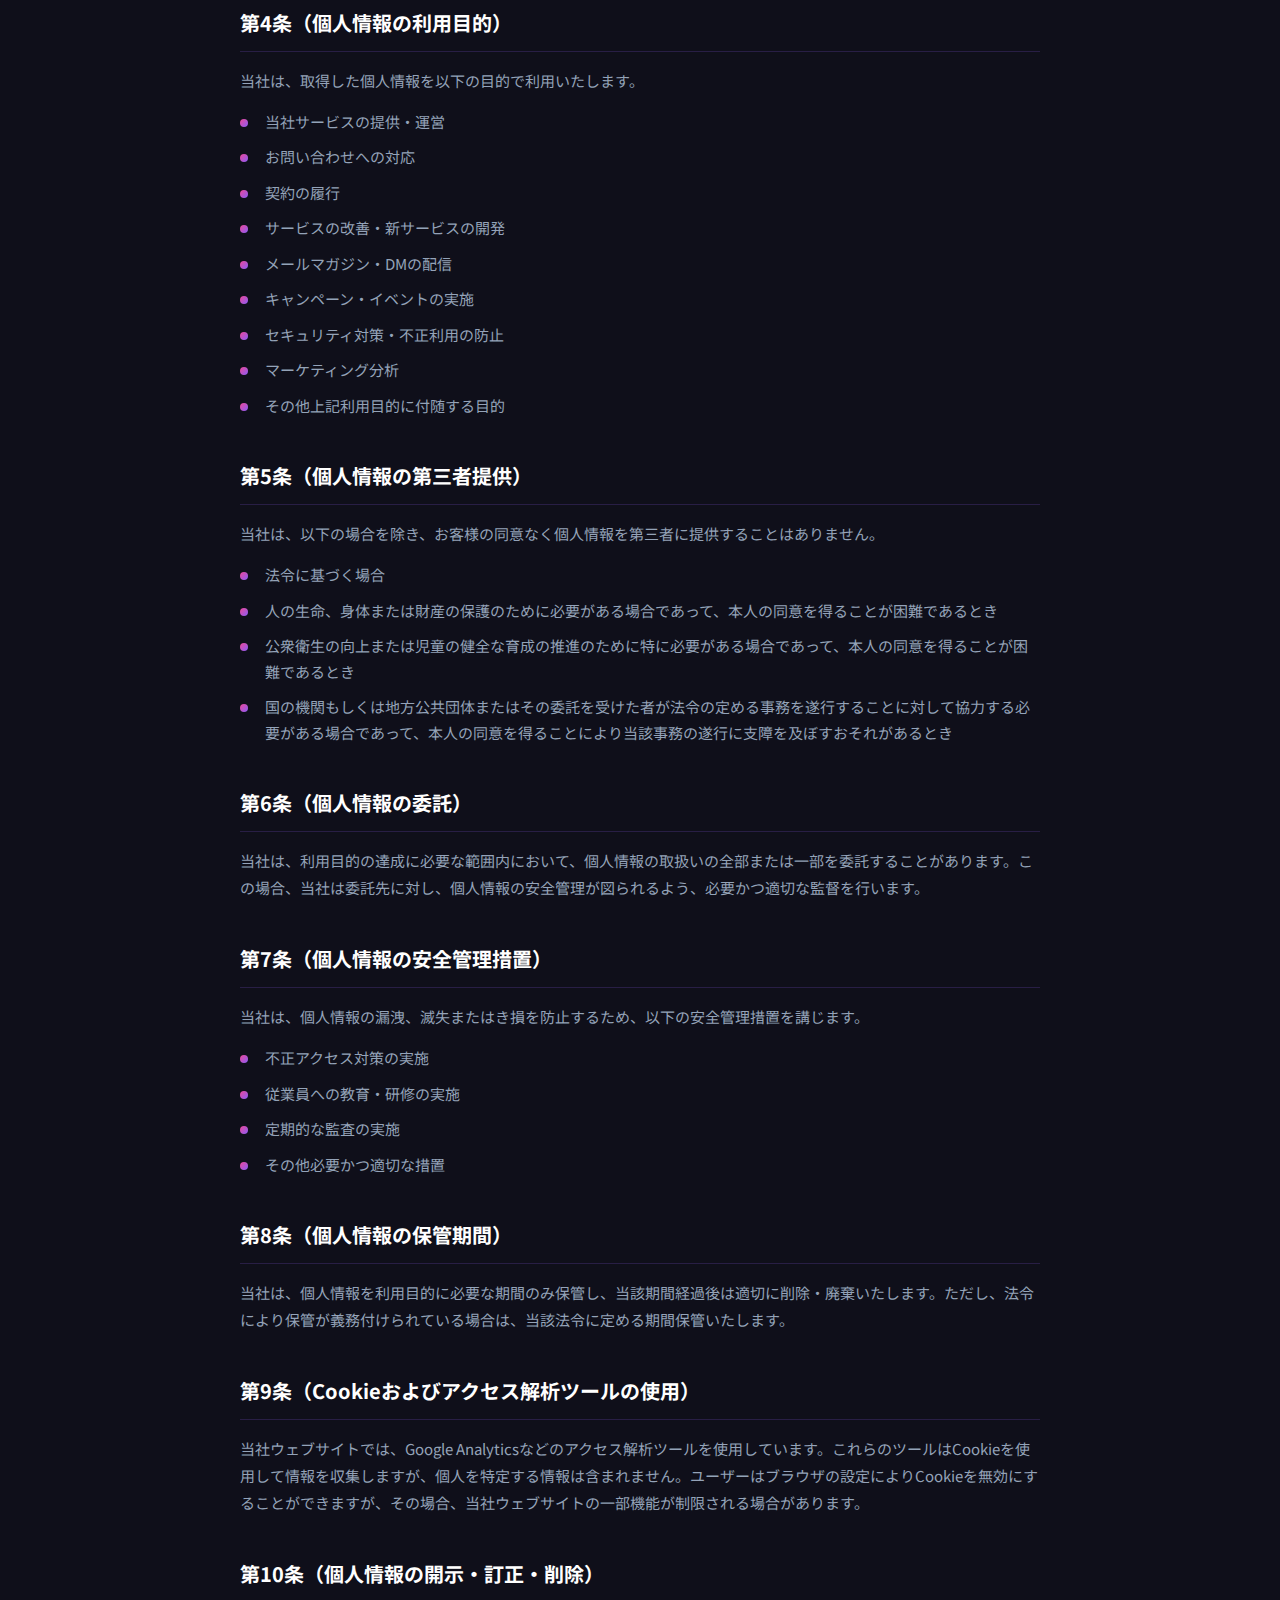
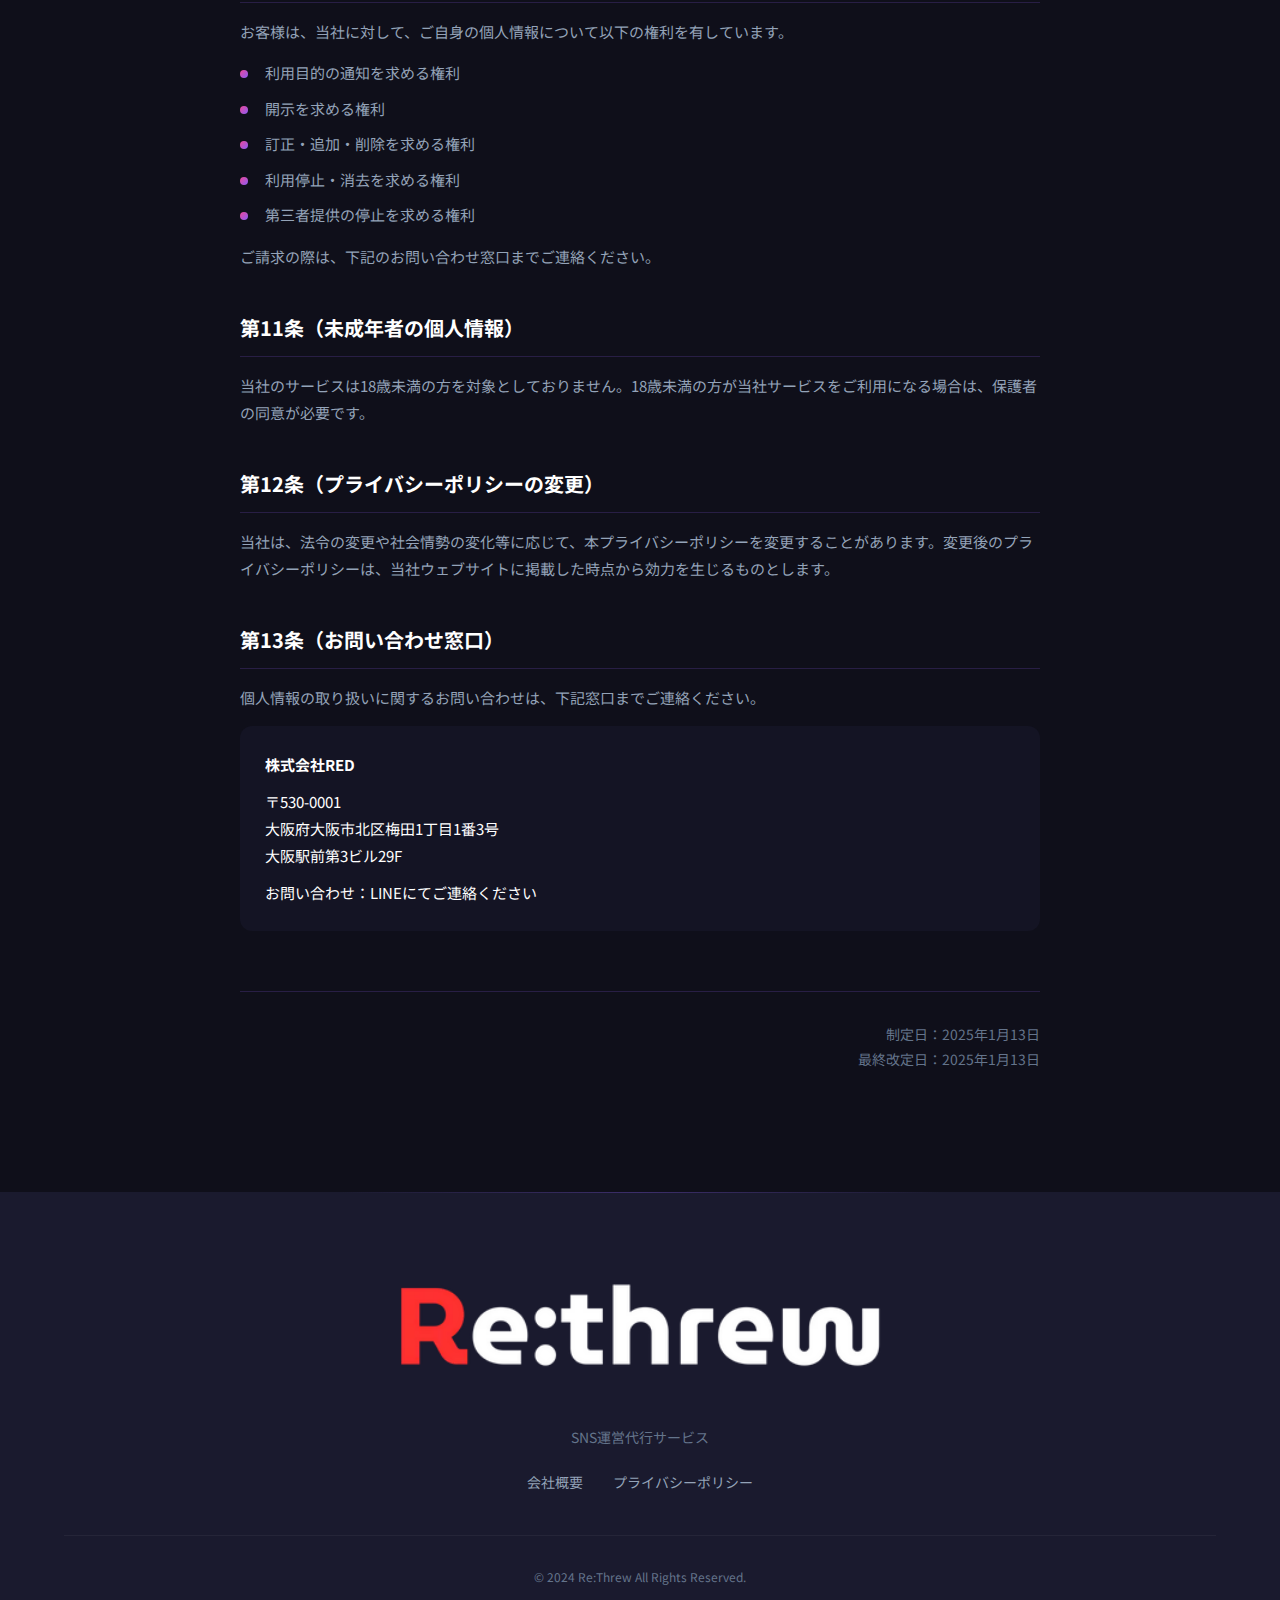
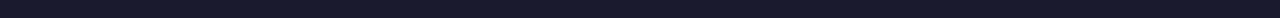
<file: privacy.html>
<!DOCTYPE html>
<html lang="ja">
<head>
    <meta charset="UTF-8">
    <meta name="viewport" content="width=device-width, initial-scale=1.0">
    <title>プライバシーポリシー | Re:Threw リスルー</title>
    <meta name="description" content="Re:Threw（リスルー）のプライバシーポリシーページです。個人情報の取り扱いについて記載しています。">

    <!-- OGP設定 -->
    <meta property="og:site_name" content="Re:threw（リスルー）">
    <meta property="og:title" content="プライバシーポリシー | Re:Threw リスルー">
    <meta property="og:description" content="Re:Threw（リスルー）のプライバシーポリシーページです。個人情報の取り扱いについて記載しています。">
    <meta property="og:type" content="website">
    <meta property="og:url" content="https://re-threw.vercel.app/privacy.html">
    <link rel="canonical" href="https://re-threw.vercel.app/privacy.html">
    <link rel="icon" type="image/png" href="image/ReThrew_favicon.png">
    <link rel="apple-touch-icon" href="image/ReThrew_favicon.png">

    <!-- 構造化データ -->
    <script type="application/ld+json">
    {
        "@context": "https://schema.org",
        "@type": "WebPage",
        "name": "プライバシーポリシー",
        "isPartOf": {
            "@type": "WebSite",
            "name": "Re:threw（リスルー）",
            "url": "https://re-threw.vercel.app"
        }
    }
    </script>

    <link rel="preconnect" href="https://fonts.googleapis.com">
    <link rel="preconnect" href="https://fonts.gstatic.com" crossorigin>
    <link href="https://fonts.googleapis.com/css2?family=Noto+Sans+JP:wght@300;400;500;700;900&family=Outfit:wght@300;400;500;600;700;800&display=swap" rel="stylesheet">
    <link rel="stylesheet" href="css/style.css">
    <link rel="stylesheet" href="css/subpage.css">
</head>
<body>
    <!-- ヘッダー -->
    <header class="header header-dark">
        <div class="header-inner">
            <a href="index.html" class="logo">
                <img src="image/ReThrew_2.webp" alt="Re:Threw - SNS運営代行サービス" class="logo-img">
            </a>
            <nav class="nav">
                <ul class="nav-list">
                    <li><a href="index.html#service">SERVICE</a></li>
                    <li><a href="index.html#features">FEATURES</a></li>
                    <li><a href="index.html#price">PRICE</a></li>
                    <li><a href="company.html">COMPANY</a></li>
                    <li><a href="index.html#contact" class="nav-cta">お問い合わせ</a></li>
                </ul>
            </nav>
            <button class="hamburger" aria-label="メニュー">
                <span></span>
                <span></span>
                <span></span>
            </button>
        </div>
    </header>

    <!-- モバイルメニュー -->
    <div class="mobile-menu">
        <nav class="mobile-nav">
            <ul class="mobile-nav-list">
                <li><a href="index.html#service">SERVICE</a></li>
                <li><a href="index.html#features">FEATURES</a></li>
                <li><a href="index.html#price">PRICE</a></li>
                <li><a href="company.html">COMPANY</a></li>
                <li><a href="index.html#contact">CONTACT</a></li>
            </ul>
        </nav>
    </div>

    <!-- ページヘッダー -->
    <section class="page-header">
        <div class="page-header-bg"></div>
        <div class="container">
            <div class="page-header-content">
                <span class="page-label">PRIVACY POLICY</span>
                <h1 class="page-title">プライバシーポリシー</h1>
            </div>
        </div>
    </section>

    <!-- プライバシーポリシー -->
    <section class="privacy-section">
        <div class="container">
            <div class="privacy-content" data-aos="fade-up">
                <p class="privacy-intro">
                    株式会社RED（以下「当社」といいます）は、個人情報の保護を重要な責務と考え、個人情報保護法その他の関連法令を遵守し、以下のプライバシーポリシーに従って個人情報を適切に取り扱います。
                </p>

                <div class="privacy-article">
                    <h2>第1条（個人情報の定義）</h2>
                    <p>本プライバシーポリシーにおいて「個人情報」とは、個人情報保護法に規定される個人情報を指し、生存する個人に関する情報であって、当該情報に含まれる氏名、生年月日、住所、電話番号、メールアドレスその他の記述等により特定の個人を識別できるもの、または個人識別符号が含まれるものをいいます。</p>
                </div>

                <div class="privacy-article">
                    <h2>第2条（個人情報の取得方法）</h2>
                    <p>当社は、以下の方法により個人情報を取得することがあります。</p>
                    <ul>
                        <li>LINEでのお問い合わせ時</li>
                        <li>サービスのお申し込み時</li>
                        <li>契約書類のご提出時</li>
                        <li>アンケート・キャンペーンへのご参加時</li>
                        <li>その他、当社サービスのご利用時</li>
                    </ul>
                </div>

                <div class="privacy-article">
                    <h2>第3条（取得する個人情報の項目）</h2>
                    <p>当社が取得する個人情報は以下の通りです。</p>
                    <ul>
                        <li>氏名</li>
                        <li>店舗名・屋号</li>
                        <li>電話番号</li>
                        <li>メールアドレス</li>
                        <li>LINEアカウント情報</li>
                        <li>SNSアカウント情報</li>
                        <li>住所</li>
                        <li>サービス利用履歴</li>
                        <li>お問い合わせ内容</li>
                        <li>その他サービス提供に必要な情報</li>
                    </ul>
                </div>

                <div class="privacy-article">
                    <h2>第4条（個人情報の利用目的）</h2>
                    <p>当社は、取得した個人情報を以下の目的で利用いたします。</p>
                    <ul>
                        <li>当社サービスの提供・運営</li>
                        <li>お問い合わせへの対応</li>
                        <li>契約の履行</li>
                        <li>サービスの改善・新サービスの開発</li>
                        <li>メールマガジン・DMの配信</li>
                        <li>キャンペーン・イベントの実施</li>
                        <li>セキュリティ対策・不正利用の防止</li>
                        <li>マーケティング分析</li>
                        <li>その他上記利用目的に付随する目的</li>
                    </ul>
                </div>

                <div class="privacy-article">
                    <h2>第5条（個人情報の第三者提供）</h2>
                    <p>当社は、以下の場合を除き、お客様の同意なく個人情報を第三者に提供することはありません。</p>
                    <ul>
                        <li>法令に基づく場合</li>
                        <li>人の生命、身体または財産の保護のために必要がある場合であって、本人の同意を得ることが困難であるとき</li>
                        <li>公衆衛生の向上または児童の健全な育成の推進のために特に必要がある場合であって、本人の同意を得ることが困難であるとき</li>
                        <li>国の機関もしくは地方公共団体またはその委託を受けた者が法令の定める事務を遂行することに対して協力する必要がある場合であって、本人の同意を得ることにより当該事務の遂行に支障を及ぼすおそれがあるとき</li>
                    </ul>
                </div>

                <div class="privacy-article">
                    <h2>第6条（個人情報の委託）</h2>
                    <p>当社は、利用目的の達成に必要な範囲内において、個人情報の取扱いの全部または一部を委託することがあります。この場合、当社は委託先に対し、個人情報の安全管理が図られるよう、必要かつ適切な監督を行います。</p>
                </div>

                <div class="privacy-article">
                    <h2>第7条（個人情報の安全管理措置）</h2>
                    <p>当社は、個人情報の漏洩、滅失またはき損を防止するため、以下の安全管理措置を講じます。</p>
                    <ul>
                        <li>不正アクセス対策の実施</li>
                        <li>従業員への教育・研修の実施</li>
                        <li>定期的な監査の実施</li>
                        <li>その他必要かつ適切な措置</li>
                    </ul>
                </div>

                <div class="privacy-article">
                    <h2>第8条（個人情報の保管期間）</h2>
                    <p>当社は、個人情報を利用目的に必要な期間のみ保管し、当該期間経過後は適切に削除・廃棄いたします。ただし、法令により保管が義務付けられている場合は、当該法令に定める期間保管いたします。</p>
                </div>

                <div class="privacy-article">
                    <h2>第9条（Cookieおよびアクセス解析ツールの使用）</h2>
                    <p>当社ウェブサイトでは、Google Analyticsなどのアクセス解析ツールを使用しています。これらのツールはCookieを使用して情報を収集しますが、個人を特定する情報は含まれません。ユーザーはブラウザの設定によりCookieを無効にすることができますが、その場合、当社ウェブサイトの一部機能が制限される場合があります。</p>
                </div>

                <div class="privacy-article">
                    <h2>第10条（個人情報の開示・訂正・削除）</h2>
                    <p>お客様は、当社に対して、ご自身の個人情報について以下の権利を有しています。</p>
                    <ul>
                        <li>利用目的の通知を求める権利</li>
                        <li>開示を求める権利</li>
                        <li>訂正・追加・削除を求める権利</li>
                        <li>利用停止・消去を求める権利</li>
                        <li>第三者提供の停止を求める権利</li>
                    </ul>
                    <p>ご請求の際は、下記のお問い合わせ窓口までご連絡ください。</p>
                </div>

                <div class="privacy-article">
                    <h2>第11条（未成年者の個人情報）</h2>
                    <p>当社のサービスは18歳未満の方を対象としておりません。18歳未満の方が当社サービスをご利用になる場合は、保護者の同意が必要です。</p>
                </div>

                <div class="privacy-article">
                    <h2>第12条（プライバシーポリシーの変更）</h2>
                    <p>当社は、法令の変更や社会情勢の変化等に応じて、本プライバシーポリシーを変更することがあります。変更後のプライバシーポリシーは、当社ウェブサイトに掲載した時点から効力を生じるものとします。</p>
                </div>

                <div class="privacy-article">
                    <h2>第13条（お問い合わせ窓口）</h2>
                    <p>個人情報の取り扱いに関するお問い合わせは、下記窓口までご連絡ください。</p>
                    <div class="contact-info">
                        <p><strong>株式会社RED</strong></p>
                        <p>〒530-0001<br>大阪府大阪市北区梅田1丁目1番3号<br>大阪駅前第3ビル29F</p>
                        <p>お問い合わせ：LINEにてご連絡ください</p>
                    </div>
                </div>

                <div class="privacy-date">
                    <p>制定日：2025年1月13日</p>
                    <p>最終改定日：2025年1月13日</p>
                </div>
            </div>
        </div>
    </section>

    <!-- フッター -->
    <footer class="footer">
        <div class="container">
            <div class="footer-content">
                <div class="footer-logo">
                    <img src="image/ReThrew_2.webp" alt="Re:Threw - SNS運営代行サービス" class="footer-logo-img">
                </div>
                <p class="footer-desc">SNS運営代行サービス</p>
                <div class="footer-links">
                    <a href="company.html">会社概要</a>
                    <a href="privacy.html">プライバシーポリシー</a>
                </div>
            </div>
            <div class="footer-bottom">
                <p class="copyright">&copy; 2024 Re:Threw All Rights Reserved.</p>
            </div>
        </div>
    </footer>

    <script src="js/script.js"></script>
</body>
</html>
</file>
<file: css/style.css>
/* ========================================
   Re:Threw - Modern LP Stylesheet
   ======================================== */

/* CSS Variables */
:root {
    --primary: #8B5CF6;
    --primary-light: #A78BFA;
    --primary-dark: #7C3AED;
    --secondary: #EC4899;
    --accent: #06B6D4;
    --dark: #0F0F1A;
    --dark-light: #1A1A2E;
    --dark-lighter: #252542;
    --text: #FFFFFF;
    --text-muted: #94A3B8;
    --text-dim: #64748B;
    --gradient-1: linear-gradient(135deg, #8B5CF6 0%, #EC4899 50%, #06B6D4 100%);
    --gradient-2: linear-gradient(135deg, #EC4899 0%, #8B5CF6 100%);
    --gradient-3: linear-gradient(180deg, rgba(139, 92, 246, 0.2) 0%, transparent 100%);
    --shadow-glow: 0 0 60px rgba(139, 92, 246, 0.3);
    --transition: all 0.4s cubic-bezier(0.4, 0, 0.2, 1);
    --transition-fast: all 0.2s cubic-bezier(0.4, 0, 0.2, 1);
}

/* Reset & Base */
*, *::before, *::after {
    margin: 0;
    padding: 0;
    box-sizing: border-box;
}

html {
    scroll-behavior: smooth;
    font-size: 16px;
}

body {
    font-family: 'Noto Sans JP', 'Outfit', sans-serif;
    background-color: var(--dark);
    color: var(--text);
    line-height: 1.8;
    overflow-x: hidden;
}

body.loading {
    overflow: hidden;
}

/* Utility Classes */
.container {
    max-width: 1200px;
    margin: 0 auto;
    padding: 0 24px;
}

.gradient-text {
    background: var(--gradient-1);
    -webkit-background-clip: text;
    -webkit-text-fill-color: transparent;
    background-clip: text;
}

.sp-only {
    display: none;
}

/* ========================================
   Loader
   ======================================== */
.loader {
    position: fixed;
    top: 0;
    left: 0;
    width: 100%;
    height: 100%;
    background: #FFFFFF;
    display: flex;
    align-items: center;
    justify-content: center;
    z-index: 9999;
    transition: opacity 0.6s ease, visibility 0.6s ease;
}

.loader.hidden {
    opacity: 0;
    visibility: hidden;
}

.loader-content {
    text-align: center;
}

.loader-logo {
    margin-bottom: 30px;
    animation: loaderPulse 1.5s ease-in-out infinite;
}

.loader-logo-img {
    height: 300px;
    width: auto;
}

.loader-bar {
    width: 300px;
    height: 4px;
    background: #E5E7EB;
    border-radius: 10px;
    overflow: hidden;
}

.loader-progress {
    width: 0;
    height: 100%;
    background: var(--gradient-1);
    border-radius: 10px;
    animation: loaderProgress 1.5s ease forwards;
}

@keyframes loaderPulse {
    0%, 100% { opacity: 1; }
    50% { opacity: 0.6; }
}

@keyframes loaderProgress {
    0% { width: 0; }
    100% { width: 100%; }
}

/* ========================================
   Header
   ======================================== */
.header {
    position: fixed;
    top: 0;
    left: 0;
    width: 100%;
    z-index: 1000;
    padding: 5px 0;
    transition: var(--transition);
}

.header.scrolled {
    background: rgba(15, 15, 26, 0.9);
    backdrop-filter: blur(20px);
    padding: 5px 0;
    box-shadow: 0 4px 30px rgba(0, 0, 0, 0.3);
}

.header-inner {
    max-width: 1600px;
    margin: 0 auto;
    padding: 0 40px;
    display: flex;
    align-items: center;
    justify-content: space-between;
}

.logo {
    text-decoration: none;
    display: flex;
    align-items: center;
}

.logo-img {
    height: 150px;
    width: auto;
    transition: var(--transition);
    margin: -35px 0;
}

.logo:hover .logo-img {
    transform: scale(1.05);
    filter: drop-shadow(0 0 10px rgba(139, 92, 246, 0.5));
}

.nav-list {
    display: flex;
    align-items: center;
    gap: 40px;
    list-style: none;
}

.nav-list a {
    font-family: 'Outfit', sans-serif;
    font-size: 0.875rem;
    font-weight: 500;
    color: var(--text-muted);
    text-decoration: none;
    letter-spacing: 0.1em;
    transition: var(--transition-fast);
    position: relative;
}

.nav-list a:not(.nav-cta)::after {
    content: '';
    position: absolute;
    bottom: -5px;
    left: 0;
    width: 0;
    height: 2px;
    background: var(--gradient-1);
    transition: var(--transition-fast);
}

.nav-list a:not(.nav-cta):hover {
    color: var(--text);
}

.nav-list a:not(.nav-cta):hover::after {
    width: 100%;
}

.nav-cta {
    padding: 12px 24px;
    background: var(--gradient-2);
    border-radius: 50px;
    color: var(--text) !important;
    font-weight: 600;
}

.nav-cta:hover {
    transform: translateY(-2px);
    box-shadow: 0 10px 30px rgba(139, 92, 246, 0.4);
}

.hamburger {
    display: none;
    flex-direction: column;
    gap: 6px;
    background: none;
    border: none;
    cursor: pointer;
    padding: 10px;
    z-index: 1001;
}

.hamburger span {
    width: 24px;
    height: 2px;
    background: var(--text);
    transition: var(--transition);
}

.hamburger.active span:nth-child(1) {
    transform: rotate(45deg) translate(6px, 6px);
}

.hamburger.active span:nth-child(2) {
    opacity: 0;
}

.hamburger.active span:nth-child(3) {
    transform: rotate(-45deg) translate(6px, -6px);
}

/* Mobile Menu */
.mobile-menu {
    position: fixed;
    top: 0;
    left: 0;
    width: 100%;
    height: 100vh;
    background: rgba(15, 15, 26, 0.98);
    backdrop-filter: blur(20px);
    z-index: 999;
    display: flex;
    align-items: center;
    justify-content: center;
    opacity: 0;
    visibility: hidden;
    transition: var(--transition);
}

.mobile-menu.active {
    opacity: 1;
    visibility: visible;
}

.mobile-nav-list {
    list-style: none;
    text-align: center;
}

.mobile-nav-list li {
    margin-bottom: 30px;
    transform: translateY(20px);
    opacity: 0;
    transition: var(--transition);
}

.mobile-menu.active .mobile-nav-list li {
    transform: translateY(0);
    opacity: 1;
}

.mobile-menu.active .mobile-nav-list li:nth-child(1) { transition-delay: 0.1s; }
.mobile-menu.active .mobile-nav-list li:nth-child(2) { transition-delay: 0.15s; }
.mobile-menu.active .mobile-nav-list li:nth-child(3) { transition-delay: 0.2s; }
.mobile-menu.active .mobile-nav-list li:nth-child(4) { transition-delay: 0.25s; }

.mobile-nav-list a {
    font-family: 'Outfit', sans-serif;
    font-size: 2rem;
    font-weight: 600;
    color: var(--text);
    text-decoration: none;
    letter-spacing: 0.1em;
    transition: var(--transition-fast);
}

.mobile-nav-list a:hover {
    color: var(--primary);
}

/* ========================================
   Hero Section
   ======================================== */
.hero {
    min-height: 100vh;
    display: flex;
    align-items: center;
    justify-content: center;
    position: relative;
    overflow: hidden;
    padding: 120px 24px 80px;
}

.hero-bg {
    position: absolute;
    top: 0;
    left: 0;
    width: 100%;
    height: 100%;
    z-index: 0;
}

.hero-image {
    position: absolute;
    top: 0;
    left: 0;
    width: 100%;
    height: 100%;
    overflow: hidden;
}

.hero-image img {
    width: 100%;
    height: 100%;
    object-fit: cover;
    object-position: center;
    animation: heroZoom 20s ease-in-out infinite;
}

@keyframes heroZoom {
    0%, 100% { transform: scale(1); }
    50% { transform: scale(1.05); }
}

.hero-overlay {
    position: absolute;
    top: 0;
    left: 0;
    width: 100%;
    height: 100%;
    background: linear-gradient(
        180deg,
        rgba(15, 15, 26, 0.3) 0%,
        rgba(15, 15, 26, 0.1) 50%,
        rgba(15, 15, 26, 0.5) 100%
    );
}

.hero-particles {
    position: absolute;
    top: 0;
    left: 0;
    width: 100%;
    height: 100%;
}

.hero-content {
    position: relative;
    z-index: 1;
    text-align: center;
    max-width: 900px;
}

.hero-badge {
    display: inline-flex;
    align-items: center;
    gap: 10px;
    padding: 10px 20px;
    background: rgba(139, 92, 246, 0.1);
    border: 1px solid rgba(139, 92, 246, 0.3);
    border-radius: 50px;
    font-size: 0.875rem;
    color: var(--primary-light);
    margin-bottom: 30px;
    animation: badgePulse 3s ease-in-out infinite;
}

.badge-dot {
    width: 8px;
    height: 8px;
    background: var(--primary);
    border-radius: 50%;
    animation: dotPulse 2s ease-in-out infinite;
}

@keyframes badgePulse {
    0%, 100% { box-shadow: 0 0 0 0 rgba(139, 92, 246, 0.4); }
    50% { box-shadow: 0 0 20px 5px rgba(139, 92, 246, 0.2); }
}

@keyframes dotPulse {
    0%, 100% { transform: scale(1); opacity: 1; }
    50% { transform: scale(1.5); opacity: 0.7; }
}

.hero-title {
    font-size: clamp(2.5rem, 8vw, 5rem);
    font-weight: 900;
    line-height: 1.2;
    margin-bottom: 30px;
}

.hero-title-line {
    display: block;
    overflow: hidden;
}

.hero-title-word {
    display: inline-block;
    animation: titleReveal 1s ease forwards;
    opacity: 0;
    transform: translateY(100%);
}

.hero-title-line:nth-child(1) .hero-title-word { animation-delay: 0.3s; }
.hero-title-line:nth-child(2) .hero-title-word { animation-delay: 0.5s; }
.hero-title-line:nth-child(3) .hero-title-word { animation-delay: 0.7s; }

@keyframes titleReveal {
    to {
        opacity: 1;
        transform: translateY(0);
    }
}

.hero-desc {
    font-size: 1.125rem;
    color: var(--text-muted);
    margin-bottom: 50px;
    animation: fadeInUp 1s ease 0.9s forwards;
    opacity: 0;
}

@keyframes fadeInUp {
    to {
        opacity: 1;
        transform: translateY(0);
    }
}

.hero-cta {
    display: flex;
    align-items: center;
    justify-content: center;
    gap: 20px;
    flex-wrap: wrap;
    animation: fadeInUp 1s ease 1.1s forwards;
    opacity: 0;
}

/* Buttons */
.btn {
    display: inline-flex;
    align-items: center;
    justify-content: center;
    gap: 10px;
    padding: 16px 32px;
    font-family: 'Noto Sans JP', sans-serif;
    font-size: 1rem;
    font-weight: 600;
    text-decoration: none;
    border-radius: 50px;
    cursor: pointer;
    transition: var(--transition);
    border: none;
    position: relative;
    overflow: hidden;
}

.btn-primary {
    background: var(--gradient-2);
    color: var(--text);
    box-shadow: 0 10px 30px rgba(139, 92, 246, 0.3);
}

.btn-primary::before {
    content: '';
    position: absolute;
    top: 0;
    left: -100%;
    width: 100%;
    height: 100%;
    background: linear-gradient(90deg, transparent, rgba(255, 255, 255, 0.2), transparent);
    transition: var(--transition);
}

.btn-primary:hover::before {
    left: 100%;
}

.btn-primary:hover {
    transform: translateY(-3px);
    box-shadow: 0 15px 40px rgba(139, 92, 246, 0.4);
}

.btn-secondary {
    background: transparent;
    color: var(--text);
    border: 2px solid rgba(255, 255, 255, 0.2);
}

.btn-secondary:hover {
    background: rgba(255, 255, 255, 0.05);
    border-color: rgba(255, 255, 255, 0.4);
}

.btn-large {
    padding: 20px 40px;
    font-size: 1.125rem;
}

.btn-arrow {
    width: 20px;
    height: 20px;
    transition: var(--transition);
}

.btn:hover .btn-arrow {
    transform: translateX(5px);
}

/* Hero Scroll Indicator */
.hero-scroll {
    position: absolute;
    bottom: 40px;
    left: 50%;
    transform: translateX(-50%);
    display: flex;
    flex-direction: column;
    align-items: center;
    gap: 10px;
    animation: fadeInUp 1s ease 1.3s forwards;
    opacity: 0;
}

.hero-scroll span {
    font-size: 0.75rem;
    color: var(--text-dim);
    letter-spacing: 0.2em;
    text-transform: uppercase;
}

.scroll-line {
    width: 1px;
    height: 60px;
    background: linear-gradient(to bottom, var(--primary), transparent);
    animation: scrollLine 2s ease-in-out infinite;
}

@keyframes scrollLine {
    0%, 100% { transform: scaleY(1); opacity: 1; }
    50% { transform: scaleY(0.5); opacity: 0.5; }
}

/* Hero Float Elements */
.hero-float-elements {
    position: absolute;
    top: 0;
    left: 0;
    width: 100%;
    height: 100%;
    pointer-events: none;
    z-index: 0;
}

.float-card {
    position: absolute;
    display: flex;
    align-items: center;
    gap: 12px;
    padding: 16px 20px;
    background: rgba(26, 26, 46, 0.8);
    backdrop-filter: blur(10px);
    border: 1px solid rgba(139, 92, 246, 0.2);
    border-radius: 16px;
    font-size: 0.875rem;
    color: var(--text-muted);
    animation: float 6s ease-in-out infinite;
}

.float-card-icon {
    width: 40px;
    height: 40px;
    display: flex;
    align-items: center;
    justify-content: center;
    background: rgba(139, 92, 246, 0.2);
    border-radius: 12px;
}

.float-card-icon svg {
    width: 20px;
    height: 20px;
    color: var(--primary);
}

.float-card-1 {
    top: 20%;
    left: 5%;
    animation-delay: 0s;
}

.float-card-2 {
    top: 30%;
    right: 5%;
    animation-delay: 1s;
}

.float-card-3 {
    bottom: 25%;
    left: 10%;
    animation-delay: 2s;
}

@keyframes float {
    0%, 100% { transform: translateY(0) rotate(0deg); }
    50% { transform: translateY(-20px) rotate(2deg); }
}

/* ========================================
   Section Styles
   ======================================== */
.section-divider {
    border-top: 1px solid rgba(139, 92, 246, 0.15);
}

.section-header {
    text-align: center;
    margin-bottom: 40px;
}

.section-label {
    display: inline-block;
    font-family: 'Outfit', sans-serif;
    font-size: 0.875rem;
    font-weight: 600;
    color: var(--primary);
    letter-spacing: 0.2em;
    margin-bottom: 20px;
}

.section-title {
    font-size: clamp(2rem, 5vw, 3rem);
    font-weight: 800;
    line-height: 1.3;
}

/* ========================================
   Service Section
   ======================================== */
.service {
    padding: 60px 0;
    position: relative;
    background: var(--dark-light);
}

.service::before {
    content: '';
    position: absolute;
    top: 0;
    left: 50%;
    transform: translateX(-50%);
    width: 80%;
    max-width: 600px;
    height: 1px;
    background: linear-gradient(90deg, transparent, rgba(139, 92, 246, 0.3), transparent);
}

.service-content {
    display: grid;
    grid-template-columns: 1fr 1fr;
    gap: 80px;
    align-items: center;
}

.service-visual {
    position: relative;
}

.service-phone {
    position: relative;
    width: 280px;
    height: 580px;
    margin: 0 auto;
    background: var(--dark-lighter);
    border-radius: 40px;
    padding: 12px;
    box-shadow: 0 50px 100px rgba(0, 0, 0, 0.5);
}

.phone-screen {
    width: 100%;
    height: 100%;
    background: var(--dark);
    border-radius: 32px;
    overflow: hidden;
}

.phone-ui {
    padding: 20px 15px;
}

.phone-header {
    display: flex;
    align-items: center;
    gap: 12px;
    margin-bottom: 20px;
}

.phone-avatar {
    width: 40px;
    height: 40px;
    background: var(--gradient-2);
    border-radius: 50%;
}

.phone-name {
    font-size: 0.875rem;
    color: var(--text);
}

.phone-post {
    background: var(--dark-light);
    border-radius: 16px;
    overflow: hidden;
}

.phone-image {
    width: 100%;
    height: 220px;
    background: linear-gradient(135deg, var(--primary) 0%, var(--secondary) 100%);
    animation: imageShimmer 3s ease-in-out infinite;
}

@keyframes imageShimmer {
    0%, 100% { opacity: 1; }
    50% { opacity: 0.7; }
}

.phone-actions {
    display: flex;
    gap: 15px;
    padding: 15px;
}

.phone-action-icon {
    width: 24px;
    height: 24px;
    background: var(--text-dim);
    border-radius: 4px;
    opacity: 0.5;
}

.phone-likes {
    padding: 0 15px;
    font-size: 0.875rem;
    color: var(--text);
}

.phone-caption {
    padding: 10px 15px 15px;
    height: 40px;
    background: linear-gradient(90deg, var(--dark-lighter) 0%, transparent 100%);
    border-radius: 4px;
    margin: 10px 15px 15px;
}

.phone-glow {
    position: absolute;
    top: 50%;
    left: 50%;
    transform: translate(-50%, -50%);
    width: 300px;
    height: 600px;
    background: radial-gradient(ellipse, rgba(139, 92, 246, 0.3) 0%, transparent 70%);
    filter: blur(60px);
    z-index: -1;
}

.service-stats {
    position: absolute;
    top: 50%;
    transform: translateY(-50%);
    right: -20px;
    display: flex;
    flex-direction: column;
    gap: 20px;
}

.stat-card {
    display: flex;
    align-items: baseline;
    gap: 5px;
    padding: 20px 25px;
    background: rgba(26, 26, 46, 0.9);
    backdrop-filter: blur(10px);
    border: 1px solid rgba(139, 92, 246, 0.2);
    border-radius: 20px;
    box-shadow: 0 20px 40px rgba(0, 0, 0, 0.3);
}

.stat-number {
    font-family: 'Outfit', sans-serif;
    font-size: 2.5rem;
    font-weight: 700;
    background: var(--gradient-1);
    -webkit-background-clip: text;
    -webkit-text-fill-color: transparent;
    background-clip: text;
}

.stat-unit {
    font-size: 1rem;
    color: var(--text-muted);
}

.stat-label {
    font-size: 0.75rem;
    color: var(--text-dim);
    margin-left: 10px;
}

.service-list {
    display: flex;
    flex-direction: column;
    gap: 25px;
}

.service-item {
    display: flex;
    gap: 20px;
    padding: 25px;
    background: rgba(26, 26, 46, 0.5);
    border: 1px solid rgba(139, 92, 246, 0.1);
    border-radius: 20px;
    transition: var(--transition);
}

.service-item:hover {
    background: rgba(26, 26, 46, 0.8);
    border-color: rgba(139, 92, 246, 0.3);
    transform: translateX(10px);
}

.service-item-icon {
    flex-shrink: 0;
    width: 56px;
    height: 56px;
    display: flex;
    align-items: center;
    justify-content: center;
    background: rgba(139, 92, 246, 0.15);
    border-radius: 16px;
}

.service-item-icon svg {
    width: 28px;
    height: 28px;
    color: var(--primary);
}

.service-item-content h3 {
    font-size: 1.125rem;
    font-weight: 700;
    margin-bottom: 8px;
}

.service-item-content p {
    font-size: 0.875rem;
    color: var(--text-muted);
    line-height: 1.6;
}

/* ========================================
   Features Section
   ======================================== */
.features {
    padding: 60px 0;
    position: relative;
    overflow: hidden;
}

.features::before {
    content: '';
    position: absolute;
    top: 0;
    left: 50%;
    transform: translateX(-50%);
    width: 80%;
    max-width: 600px;
    height: 1px;
    background: linear-gradient(90deg, transparent, rgba(139, 92, 246, 0.3), transparent);
    z-index: 1;
}

.features-bg {
    position: absolute;
    top: 0;
    left: 0;
    width: 100%;
    height: 100%;
    z-index: 0;
}

.features-gradient {
    position: absolute;
    top: 0;
    left: 0;
    width: 100%;
    height: 100%;
    background: linear-gradient(180deg, var(--dark) 0%, var(--dark-light) 50%, var(--dark) 100%);
}

.features .container {
    position: relative;
    z-index: 1;
}

.features-grid {
    display: grid;
    grid-template-columns: repeat(3, 1fr);
    gap: 30px;
}

.feature-card {
    position: relative;
    padding: 50px 40px;
    background: rgba(26, 26, 46, 0.5);
    border: 1px solid rgba(139, 92, 246, 0.1);
    border-radius: 30px;
    text-align: center;
    transition: var(--transition);
    overflow: hidden;
}

.feature-card::before {
    content: '';
    position: absolute;
    top: 0;
    left: 0;
    width: 100%;
    height: 100%;
    background: var(--gradient-3);
    opacity: 0;
    transition: var(--transition);
}

.feature-card:hover {
    transform: translateY(-10px);
    border-color: rgba(139, 92, 246, 0.3);
    box-shadow: 0 30px 60px rgba(139, 92, 246, 0.2);
}

.feature-card:hover::before {
    opacity: 1;
}

.feature-number {
    position: absolute;
    top: 20px;
    right: 30px;
    font-family: 'Outfit', sans-serif;
    font-size: 4rem;
    font-weight: 800;
    color: rgba(139, 92, 246, 0.1);
    line-height: 1;
}

.feature-icon {
    position: relative;
    width: 80px;
    height: 80px;
    margin: 0 auto 30px;
    display: flex;
    align-items: center;
    justify-content: center;
    background: rgba(139, 92, 246, 0.15);
    border-radius: 24px;
    transition: var(--transition);
}

.feature-card:hover .feature-icon {
    background: rgba(139, 92, 246, 0.25);
    transform: scale(1.1);
}

.feature-icon svg {
    width: 40px;
    height: 40px;
    color: var(--primary);
}

.feature-title {
    position: relative;
    font-size: 1.375rem;
    font-weight: 700;
    margin-bottom: 15px;
}

.feature-desc {
    position: relative;
    font-size: 0.9375rem;
    color: var(--text-muted);
    line-height: 1.7;
}

.feature-line {
    position: absolute;
    bottom: 0;
    left: 0;
    width: 0;
    height: 3px;
    background: var(--gradient-1);
    transition: var(--transition);
}

.feature-card:hover .feature-line {
    width: 100%;
}

/* ========================================
   Price Section
   ======================================== */
.price {
    padding: 60px 0;
    position: relative;
    background: var(--dark-light);
}

.price::before {
    content: '';
    position: absolute;
    top: 0;
    left: 50%;
    transform: translateX(-50%);
    width: 80%;
    max-width: 600px;
    height: 1px;
    background: linear-gradient(90deg, transparent, rgba(139, 92, 246, 0.3), transparent);
}

.price-card {
    position: relative;
    max-width: 600px;
    margin: 0 auto;
    padding: 60px 50px;
    background: rgba(26, 26, 46, 0.8);
    border: 1px solid rgba(139, 92, 246, 0.2);
    border-radius: 40px;
    text-align: center;
    overflow: hidden;
}

.price-glow {
    position: absolute;
    top: -50%;
    left: 50%;
    transform: translateX(-50%);
    width: 400px;
    height: 400px;
    background: radial-gradient(ellipse, rgba(139, 92, 246, 0.2) 0%, transparent 70%);
    filter: blur(60px);
    animation: priceGlow 5s ease-in-out infinite;
}

@keyframes priceGlow {
    0%, 100% { transform: translateX(-50%) scale(1); opacity: 0.5; }
    50% { transform: translateX(-50%) scale(1.2); opacity: 1; }
}

.price-header {
    position: relative;
    margin-bottom: 40px;
}

.price-label {
    display: block;
    font-size: 1rem;
    color: var(--text-muted);
    margin-bottom: 10px;
}

.price-amount {
    display: flex;
    align-items: baseline;
    justify-content: center;
    gap: 5px;
}

.price-currency {
    font-family: 'Outfit', sans-serif;
    font-size: 2rem;
    font-weight: 700;
    color: var(--primary);
}

.price-number {
    font-family: 'Outfit', sans-serif;
    font-size: 5rem;
    font-weight: 800;
    background: var(--gradient-1);
    -webkit-background-clip: text;
    -webkit-text-fill-color: transparent;
    background-clip: text;
    line-height: 1;
}

.price-unit {
    font-family: 'Outfit', sans-serif;
    font-size: 2rem;
    font-weight: 700;
    color: var(--text);
}

.price-tax {
    display: block;
    font-size: 0.875rem;
    color: var(--text-dim);
    margin-top: 10px;
}

.price-divider {
    position: relative;
    margin: 40px 0;
    display: flex;
    align-items: center;
    justify-content: center;
}

.price-divider::before,
.price-divider::after {
    content: '';
    flex: 1;
    height: 1px;
    background: linear-gradient(90deg, transparent, rgba(139, 92, 246, 0.3), transparent);
}

.price-divider span {
    padding: 0 20px;
    font-size: 0.875rem;
    color: var(--text-dim);
}

.price-features {
    position: relative;
    list-style: none;
    text-align: left;
    margin-bottom: 40px;
}

.price-features li {
    display: flex;
    align-items: center;
    gap: 15px;
    padding: 15px 0;
    border-bottom: 1px solid rgba(139, 92, 246, 0.1);
}

.price-features li:last-child {
    border-bottom: none;
}

.price-features svg {
    flex-shrink: 0;
    width: 24px;
    height: 24px;
    color: var(--primary);
}

.price-features span {
    font-size: 1rem;
    color: var(--text);
}

.price-note {
    position: relative;
    margin-top: 20px;
    font-size: 0.875rem;
    color: var(--text-dim);
}

/* ========================================
   CTA Section
   ======================================== */
.cta {
    padding: 60px 0;
    position: relative;
    overflow: hidden;
}

.cta::before {
    content: '';
    position: absolute;
    top: 0;
    left: 50%;
    transform: translateX(-50%);
    width: 80%;
    max-width: 600px;
    height: 1px;
    background: linear-gradient(90deg, transparent, rgba(139, 92, 246, 0.3), transparent);
    z-index: 1;
}

.cta-bg {
    position: absolute;
    top: 0;
    left: 0;
    width: 100%;
    height: 100%;
    z-index: 0;
}

.cta-gradient {
    position: absolute;
    top: 0;
    left: 0;
    width: 100%;
    height: 100%;
    background: linear-gradient(135deg, rgba(139, 92, 246, 0.1) 0%, rgba(236, 72, 153, 0.1) 100%);
}

.cta-pattern {
    position: absolute;
    top: 0;
    left: 0;
    width: 100%;
    height: 100%;
    background-image: radial-gradient(rgba(139, 92, 246, 0.1) 1px, transparent 1px);
    background-size: 40px 40px;
}

.cta-content {
    position: relative;
    z-index: 1;
    text-align: center;
    max-width: 700px;
    margin: 0 auto;
}

.cta-title {
    font-size: clamp(2rem, 5vw, 3rem);
    font-weight: 800;
    line-height: 1.3;
    margin-bottom: 25px;
}

.cta-desc {
    font-size: 1.125rem;
    color: var(--text-muted);
    margin-bottom: 40px;
}

.cta-buttons {
    display: flex;
    align-items: center;
    justify-content: center;
    gap: 20px;
    flex-wrap: wrap;
}

.cta-buttons .btn svg {
    width: 20px;
    height: 20px;
}

/* LINE Contact */
.cta-main-title {
    font-size: clamp(1.75rem, 4vw, 2.5rem);
    font-weight: 800;
    text-align: center;
    margin-bottom: 50px;
}

.line-contact {
    display: grid;
    grid-template-columns: 1fr 1fr;
    gap: 50px;
    max-width: 900px;
    margin: 0 auto;
    align-items: center;
}

.line-contact-left {
    display: flex;
    justify-content: center;
}

.line-icon-box {
    display: flex;
    flex-direction: column;
    align-items: center;
    justify-content: center;
    padding: 40px 50px;
    border: 2px solid #06C755;
    border-radius: 20px;
    background: rgba(6, 199, 85, 0.05);
}

.line-logo {
    width: 80px;
    height: 80px;
    margin-bottom: 15px;
}

.line-icon-text {
    font-size: 0.9rem;
    color: var(--text);
    text-align: center;
}

.line-contact-right {
    display: flex;
    flex-direction: column;
}

.line-steps {
    list-style: none;
    padding: 0;
    margin: 0 0 25px 0;
    counter-reset: step-counter;
}

.line-steps li {
    position: relative;
    padding-left: 40px;
    margin-bottom: 15px;
    font-size: 1rem;
    color: var(--text);
    counter-increment: step-counter;
}

.line-steps li::before {
    content: counter(step-counter);
    position: absolute;
    left: 0;
    top: 50%;
    transform: translateY(-50%);
    width: 28px;
    height: 28px;
    background: #06C755;
    color: white;
    font-size: 0.875rem;
    font-weight: 700;
    border-radius: 50%;
    display: flex;
    align-items: center;
    justify-content: center;
}

.line-privacy {
    font-size: 0.8125rem;
    color: var(--text-muted);
    margin-bottom: 20px;
}

.line-privacy a {
    color: var(--primary-light);
    text-decoration: underline;
}

.line-privacy a:hover {
    color: var(--primary);
}

.btn-line {
    display: inline-flex;
    align-items: center;
    justify-content: center;
    gap: 10px;
    padding: 16px 40px;
    background: #06C755;
    color: white;
    font-size: 1rem;
    font-weight: 700;
    border-radius: 50px;
    text-decoration: none;
    transition: var(--transition);
    box-shadow: 0 10px 30px rgba(6, 199, 85, 0.3);
}

.btn-line:hover {
    background: #05b34d;
    transform: translateY(-3px);
    box-shadow: 0 15px 40px rgba(6, 199, 85, 0.4);
}

.line-btn-icon {
    width: 24px;
    height: 24px;
}

/* ========================================
   Footer
   ======================================== */
.footer {
    padding: 60px 0 30px;
    background: var(--dark-light);
    position: relative;
}

.footer::before {
    content: '';
    position: absolute;
    top: 0;
    left: 50%;
    transform: translateX(-50%);
    width: 80%;
    max-width: 600px;
    height: 1px;
    background: linear-gradient(90deg, transparent, rgba(139, 92, 246, 0.3), transparent);
}

.footer-content {
    text-align: center;
    margin-bottom: 40px;
}

.footer-logo {
    margin-bottom: 15px;
}

.footer-logo-img {
    height: 150px;
    width: auto;
}

.footer-desc {
    font-size: 0.875rem;
    color: var(--text-dim);
}

.footer-bottom {
    text-align: center;
    padding-top: 30px;
    border-top: 1px solid rgba(255, 255, 255, 0.05);
}

.copyright {
    font-size: 0.75rem;
    color: var(--text-dim);
}

/* ========================================
   Animations (AOS-like)
   ======================================== */
[data-aos] {
    opacity: 0;
    transition: opacity 0.8s ease, transform 0.8s ease;
}

[data-aos="fade-up"] {
    transform: translateY(40px);
}

[data-aos="fade-down"] {
    transform: translateY(-40px);
}

[data-aos="fade-right"] {
    transform: translateX(-40px);
}

[data-aos="fade-left"] {
    transform: translateX(40px);
}

[data-aos="zoom-in"] {
    transform: scale(0.9);
}

[data-aos].aos-animate {
    opacity: 1;
    transform: translateY(0) translateX(0) scale(1);
}

/* ========================================
   Responsive
   ======================================== */
@media (max-width: 1024px) {
    .service-content {
        grid-template-columns: 1fr;
        gap: 60px;
    }

    .service-visual {
        order: 2;
    }

    .service-list {
        order: 1;
    }

    .service-stats {
        position: relative;
        top: auto;
        right: auto;
        transform: none;
        flex-direction: row;
        justify-content: center;
        margin-top: 30px;
    }

    .features-grid {
        grid-template-columns: 1fr;
        max-width: 500px;
        margin: 0 auto;
    }

    .float-card {
        display: none;
    }
}

@media (max-width: 768px) {
    .nav {
        display: none;
    }

    .hamburger {
        display: flex;
    }

    .sp-only {
        display: inline;
    }

    .hero {
        padding: 0;
        min-height: auto;
        height: auto;
    }

    .hero-image {
        position: relative;
        width: 100%;
        height: auto;
    }

    .hero-image img {
        width: 100%;
        height: auto;
        object-fit: cover;
        object-position: center;
        animation: none;
        display: block;
    }

    .hero-bg {
        position: relative;
        height: auto;
    }

    .hero-title {
        font-size: 2.5rem;
    }

    .hero-desc {
        font-size: 1rem;
    }

    .hero-cta {
        flex-direction: column;
    }

    .btn {
        width: 100%;
        max-width: 300px;
    }

    .hero-scroll {
        display: none;
    }

    .section-header {
        margin-bottom: 30px;
    }

    .service,
    .features,
    .price,
    .cta {
        padding: 40px 0;
    }

    .service-phone {
        width: 240px;
        height: 500px;
    }

    .service-stats {
        flex-direction: column;
    }

    .service-item {
        flex-direction: column;
        text-align: center;
    }

    .service-item-icon {
        margin: 0 auto;
    }

    .feature-card {
        padding: 40px 30px;
    }

    .price-card {
        padding: 40px 30px;
    }

    .price-number {
        font-size: 3.5rem;
    }

    .cta-buttons {
        flex-direction: column;
    }

    /* LINE Contact Mobile */
    .cta-main-title {
        margin-bottom: 30px;
    }

    .line-contact {
        grid-template-columns: 1fr;
        gap: 30px;
    }

    .line-contact-right {
        align-items: center;
        text-align: center;
    }

    .line-steps {
        display: inline-block;
        text-align: left;
    }

    .line-icon-box {
        padding: 30px 40px;
    }

    .line-logo {
        width: 60px;
        height: 60px;
    }

    .btn-line {
        width: 100%;
        max-width: 280px;
    }
}

@media (max-width: 480px) {
    .hero-title {
        font-size: 2rem;
    }

    .section-title {
        font-size: 1.75rem;
    }

    .stat-card {
        padding: 15px 20px;
    }

    .stat-number {
        font-size: 2rem;
    }
}
</file>
<file: css/subpage.css>
/* ========================================
   Re:Threw - Subpage Stylesheet
   ======================================== */

/* Header Dark (for subpages) */
.header-dark {
    background: rgba(15, 15, 26, 0.95);
    backdrop-filter: blur(20px);
}

/* Page Header */
.page-header {
    position: relative;
    padding: 160px 0 80px;
    overflow: hidden;
}

.page-header-bg {
    position: absolute;
    top: 0;
    left: 0;
    width: 100%;
    height: 100%;
    background: linear-gradient(135deg, rgba(139, 92, 246, 0.1) 0%, rgba(236, 72, 153, 0.05) 100%);
}

.page-header-bg::before {
    content: '';
    position: absolute;
    top: 0;
    left: 0;
    width: 100%;
    height: 100%;
    background-image: radial-gradient(rgba(139, 92, 246, 0.1) 1px, transparent 1px);
    background-size: 40px 40px;
}

.page-header-content {
    position: relative;
    text-align: center;
}

.page-label {
    display: inline-block;
    font-family: 'Outfit', sans-serif;
    font-size: 0.875rem;
    font-weight: 600;
    color: var(--primary);
    letter-spacing: 0.2em;
    margin-bottom: 15px;
}

.page-title {
    font-size: clamp(2rem, 5vw, 3rem);
    font-weight: 800;
}

/* Utility */
.pc-only {
    display: inline;
}

/* ========================================
   Company Page
   ======================================== */
.company-section {
    padding: 80px 0 120px;
}

/* Mission Block */
.mission-block {
    text-align: center;
    padding: 60px 40px;
    background: rgba(26, 26, 46, 0.5);
    border: 1px solid rgba(139, 92, 246, 0.1);
    border-radius: 30px;
    margin-bottom: 60px;
}

.mission-label {
    display: inline-block;
    font-family: 'Outfit', sans-serif;
    font-size: 0.875rem;
    font-weight: 600;
    color: var(--primary);
    letter-spacing: 0.2em;
    margin-bottom: 20px;
}

.mission-title {
    font-size: clamp(1.75rem, 4vw, 2.5rem);
    font-weight: 800;
    line-height: 1.4;
    margin-bottom: 20px;
}

.mission-desc {
    font-size: 1rem;
    color: var(--text-muted);
    line-height: 1.8;
}

/* Company Info Table */
.company-info {
    margin-bottom: 80px;
}

.info-title {
    font-family: 'Outfit', sans-serif;
    font-size: 1.5rem;
    font-weight: 700;
    margin-bottom: 30px;
    padding-bottom: 15px;
    border-bottom: 2px solid rgba(139, 92, 246, 0.3);
}

.info-table {
    width: 100%;
    border-collapse: collapse;
}

.info-table tr {
    border-bottom: 1px solid rgba(139, 92, 246, 0.1);
}

.info-table th,
.info-table td {
    padding: 25px 20px;
    text-align: left;
    vertical-align: top;
}

.info-table th {
    width: 200px;
    font-weight: 600;
    color: var(--primary-light);
    background: rgba(139, 92, 246, 0.05);
}

.info-table td {
    color: var(--text);
}

.business-list {
    list-style: none;
    padding: 0;
    margin: 0;
}

.business-list li {
    position: relative;
    padding-left: 20px;
    margin-bottom: 8px;
}

.business-list li::before {
    content: '';
    position: absolute;
    left: 0;
    top: 10px;
    width: 6px;
    height: 6px;
    background: var(--primary);
    border-radius: 50%;
}

.business-list li:last-child {
    margin-bottom: 0;
}

/* Strengths */
.strengths {
    margin-bottom: 60px;
}

.strengths-title {
    font-family: 'Outfit', sans-serif;
    font-size: 1.5rem;
    font-weight: 700;
    margin-bottom: 30px;
    padding-bottom: 15px;
    border-bottom: 2px solid rgba(139, 92, 246, 0.3);
}

.strengths-grid {
    display: grid;
    grid-template-columns: repeat(3, 1fr);
    gap: 30px;
}

.strength-card {
    padding: 40px 30px;
    background: rgba(26, 26, 46, 0.5);
    border: 1px solid rgba(139, 92, 246, 0.1);
    border-radius: 20px;
    text-align: center;
    transition: var(--transition);
}

.strength-card:hover {
    transform: translateY(-5px);
    border-color: rgba(139, 92, 246, 0.3);
    box-shadow: 0 20px 40px rgba(139, 92, 246, 0.15);
}

.strength-icon {
    width: 60px;
    height: 60px;
    margin: 0 auto 20px;
    display: flex;
    align-items: center;
    justify-content: center;
    background: rgba(139, 92, 246, 0.15);
    border-radius: 16px;
}

.strength-icon svg {
    width: 30px;
    height: 30px;
    color: var(--primary);
}

.strength-card h4 {
    font-size: 1.125rem;
    font-weight: 700;
    margin-bottom: 12px;
}

.strength-card p {
    font-size: 0.875rem;
    color: var(--text-muted);
    line-height: 1.7;
}

/* ========================================
   Privacy Page
   ======================================== */
.privacy-section {
    padding: 80px 0 120px;
}

.privacy-content {
    max-width: 800px;
    margin: 0 auto;
}

.privacy-intro {
    font-size: 1rem;
    color: var(--text-muted);
    line-height: 1.9;
    margin-bottom: 50px;
    padding: 30px;
    background: rgba(26, 26, 46, 0.5);
    border-radius: 16px;
    border-left: 4px solid var(--primary);
}

.privacy-article {
    margin-bottom: 40px;
}

.privacy-article h2 {
    font-size: 1.25rem;
    font-weight: 700;
    margin-bottom: 15px;
    padding-bottom: 10px;
    border-bottom: 1px solid rgba(139, 92, 246, 0.2);
    color: var(--text);
}

.privacy-article p {
    font-size: 0.9375rem;
    color: var(--text-muted);
    line-height: 1.8;
    margin-bottom: 15px;
}

.privacy-article ul {
    list-style: none;
    padding: 0;
    margin: 15px 0;
}

.privacy-article ul li {
    position: relative;
    padding-left: 25px;
    margin-bottom: 10px;
    font-size: 0.9375rem;
    color: var(--text-muted);
    line-height: 1.7;
}

.privacy-article ul li::before {
    content: '';
    position: absolute;
    left: 0;
    top: 10px;
    width: 8px;
    height: 8px;
    background: var(--gradient-2);
    border-radius: 50%;
}

.contact-info {
    padding: 25px;
    background: rgba(26, 26, 46, 0.5);
    border-radius: 12px;
    margin-top: 15px;
}

.contact-info p {
    margin-bottom: 10px;
    color: var(--text);
}

.contact-info p:last-child {
    margin-bottom: 0;
}

.privacy-date {
    margin-top: 60px;
    padding-top: 30px;
    border-top: 1px solid rgba(139, 92, 246, 0.2);
    text-align: right;
}

.privacy-date p {
    font-size: 0.875rem;
    color: var(--text-dim);
}

/* Footer Links */
.footer-links {
    display: flex;
    justify-content: center;
    gap: 30px;
    margin-top: 20px;
}

.footer-links a {
    font-size: 0.875rem;
    color: var(--text-muted);
    text-decoration: none;
    transition: var(--transition-fast);
}

.footer-links a:hover {
    color: var(--primary);
}

/* ========================================
   Responsive
   ======================================== */
@media (max-width: 1024px) {
    .strengths-grid {
        grid-template-columns: repeat(3, 1fr);
        gap: 20px;
    }

    .strength-card {
        padding: 30px 20px;
    }

    .strength-card h4 {
        font-size: 1rem;
    }

    .strength-card p {
        font-size: 0.8125rem;
    }
}

@media (max-width: 768px) {
    .page-header {
        padding: 140px 0 60px;
    }

    .pc-only {
        display: none;
    }

    .mission-block {
        padding: 40px 25px;
    }

    .info-table th,
    .info-table td {
        display: block;
        width: 100%;
        padding: 15px 20px;
    }

    .info-table th {
        padding-bottom: 5px;
    }

    .info-table td {
        padding-top: 5px;
    }

    .company-section,
    .privacy-section {
        padding: 60px 0 80px;
    }

    .footer-links {
        flex-direction: column;
        gap: 15px;
    }

    .strengths-grid {
        grid-template-columns: repeat(3, 1fr);
        gap: 15px;
    }

    .strength-card {
        padding: 20px 15px;
    }

    .strength-icon {
        width: 45px;
        height: 45px;
        margin-bottom: 15px;
    }

    .strength-icon svg {
        width: 22px;
        height: 22px;
    }

    .strength-card h4 {
        font-size: 0.875rem;
        margin-bottom: 8px;
    }

    .strength-card p {
        font-size: 0.75rem;
        line-height: 1.5;
    }
}
</file>
